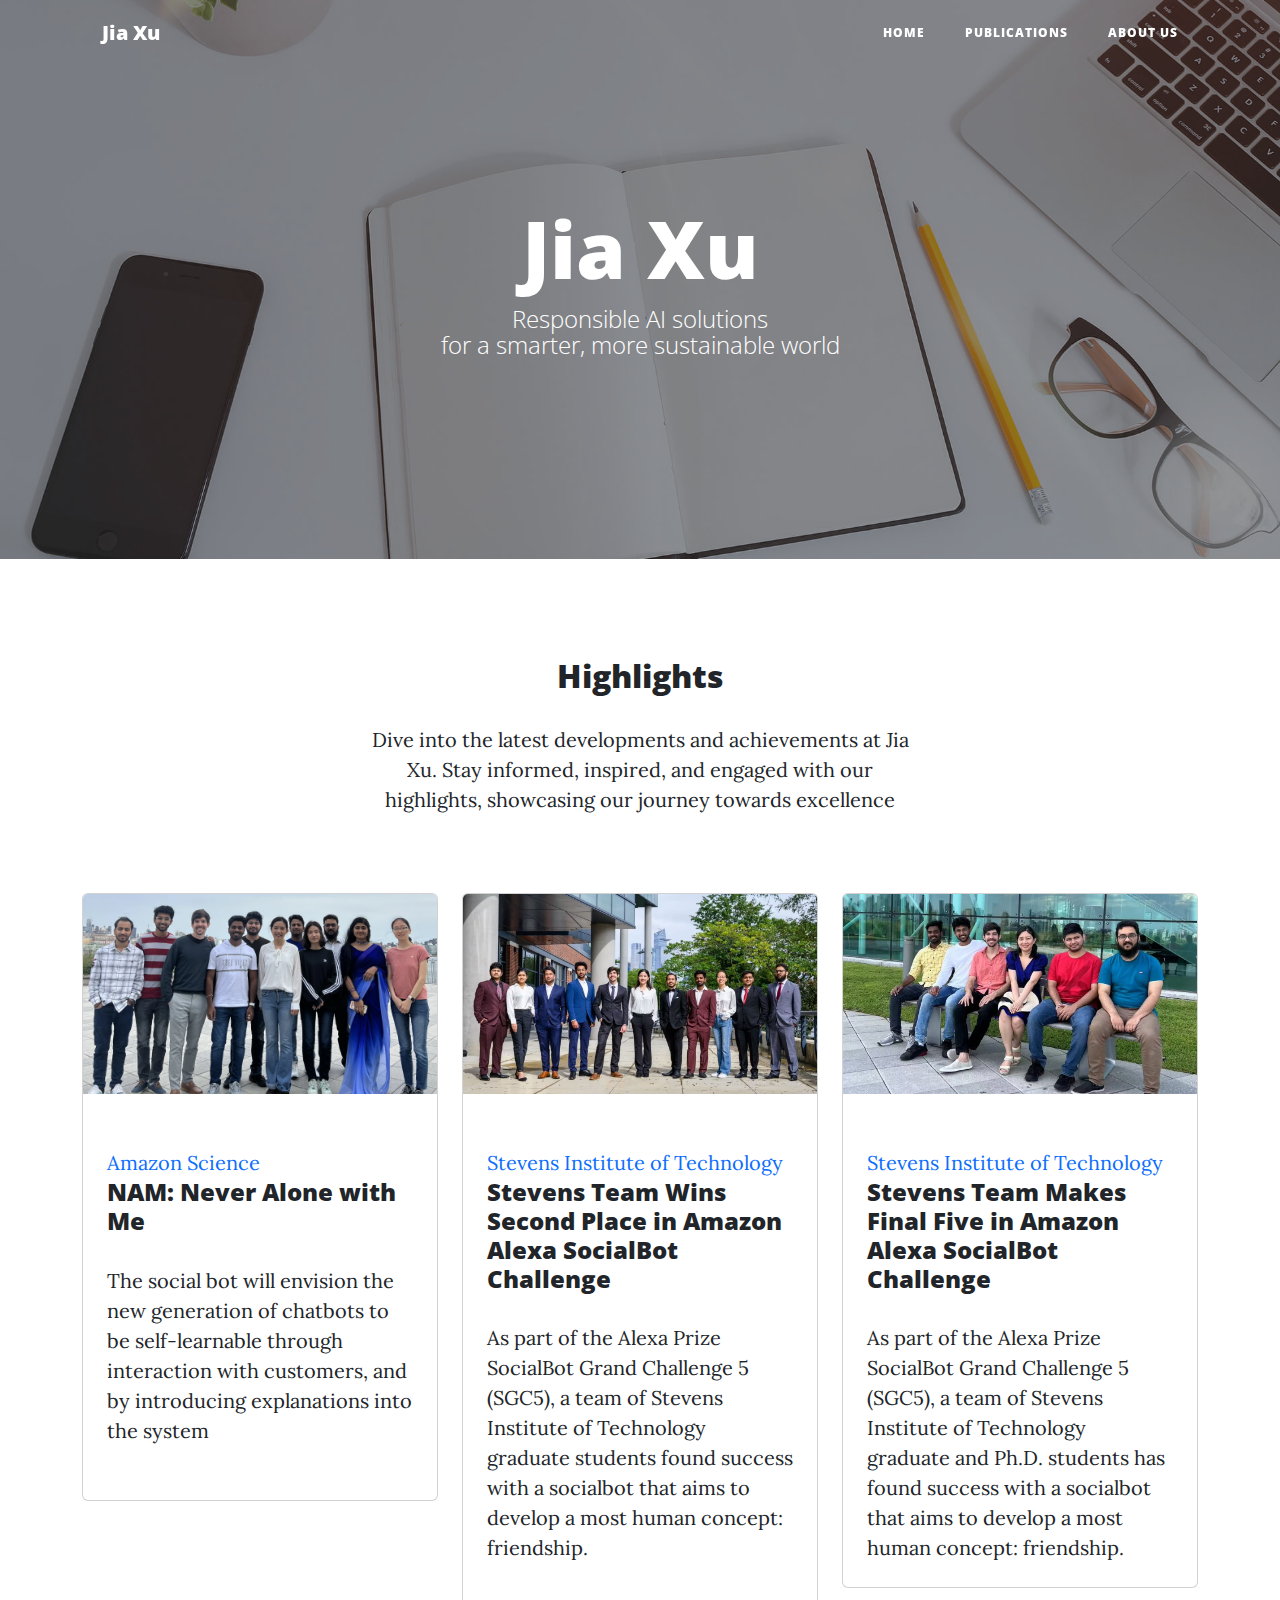
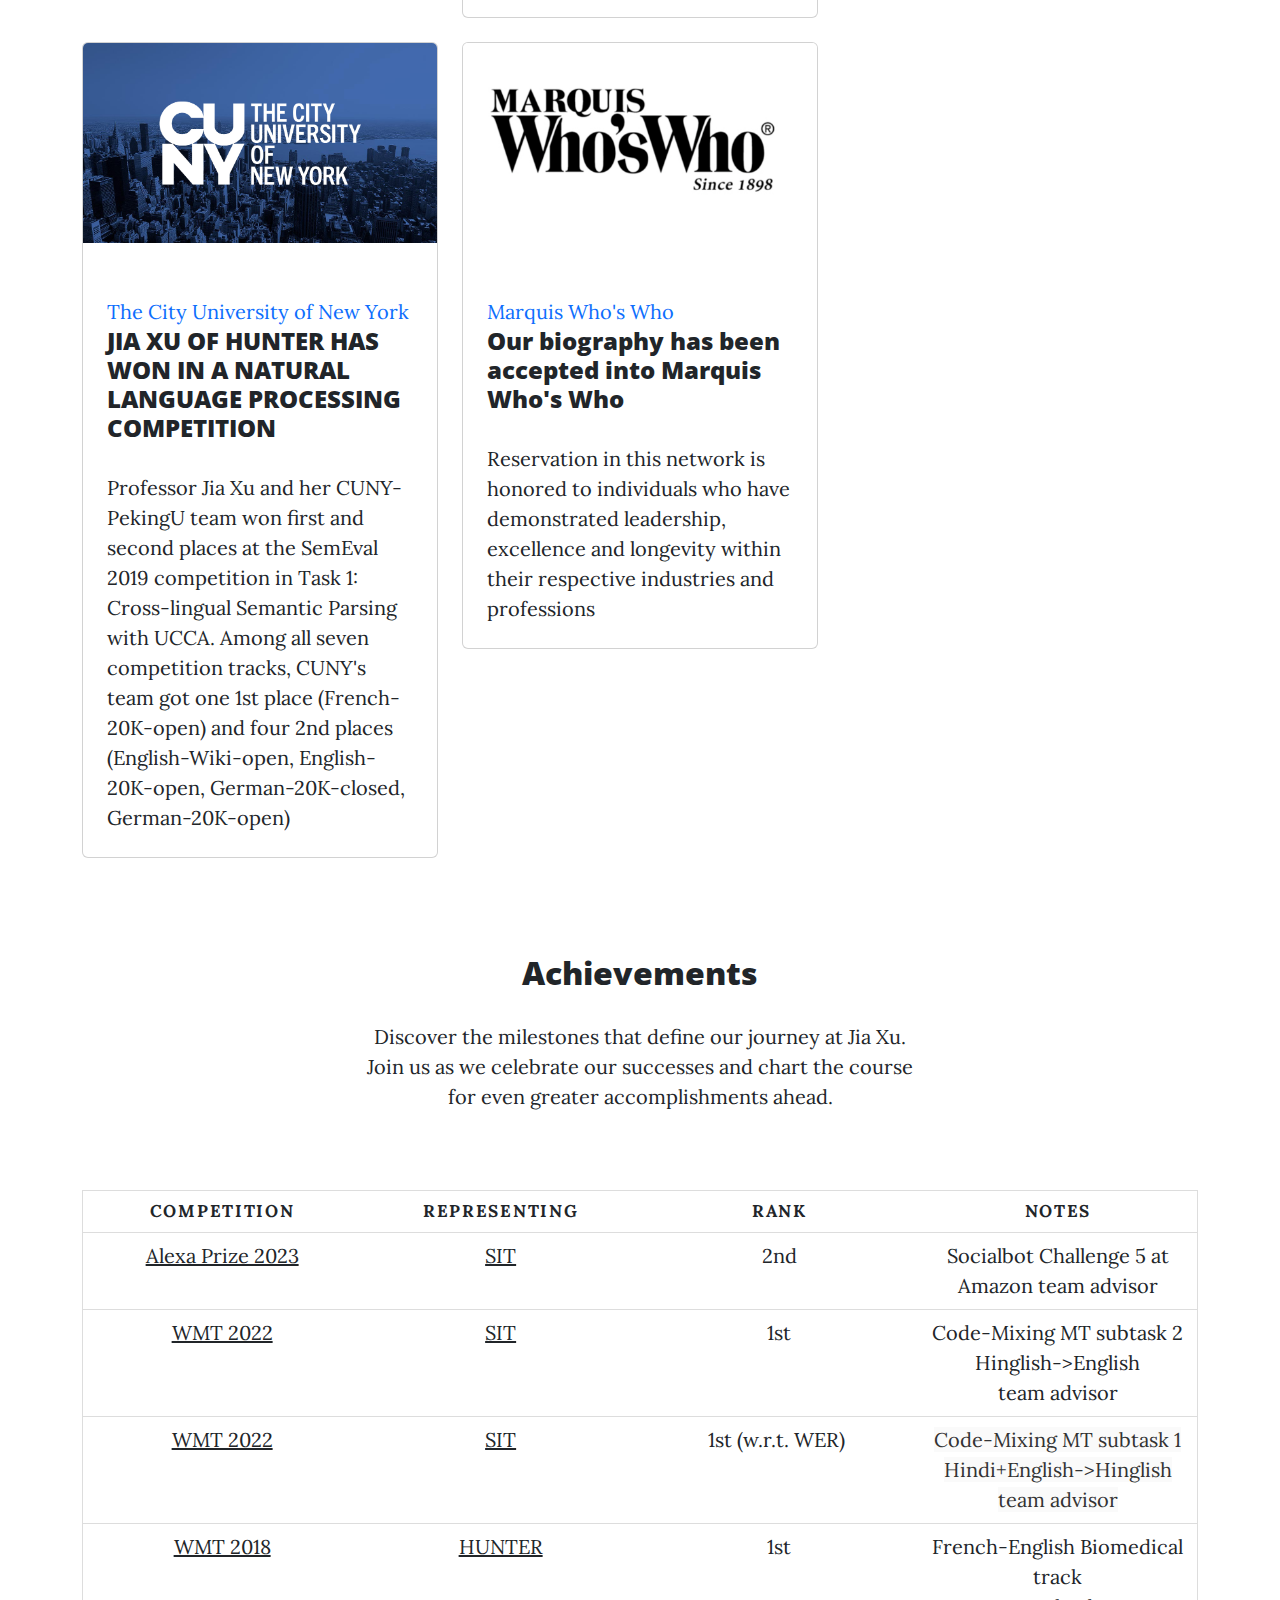
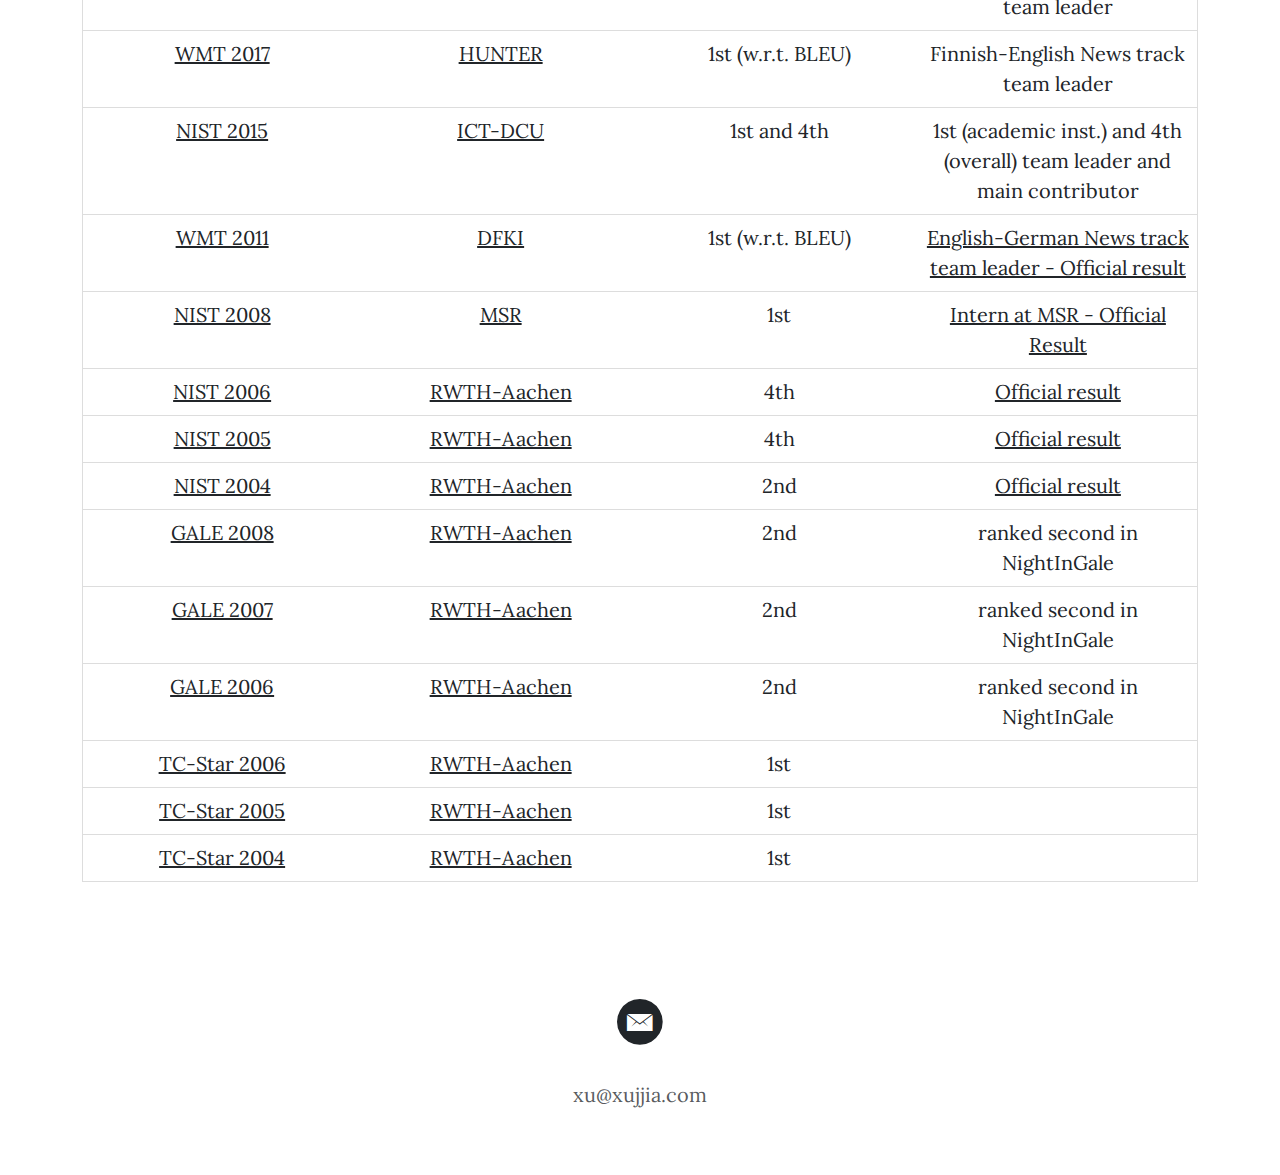
<file: index.html>
<!DOCTYPE html>
<html data-bs-theme="light" lang="en">

<head>
    <meta charset="utf-8">
    <meta name="viewport" content="width=device-width, initial-scale=1.0, shrink-to-fit=no">
    <title>Home - Brand</title>
    <link rel="stylesheet" href="assets/bootstrap/css/bootstrap.min.css">
    <link rel="stylesheet" href="https://fonts.googleapis.com/css?family=Open+Sans:300italic,400italic,600italic,700italic,800italic,400,300,600,700,800&amp;display=swap">
    <link rel="stylesheet" href="https://fonts.googleapis.com/css?family=Lora:400,700,400italic,700italic&amp;display=swap">
    <link rel="stylesheet" href="assets/fonts/font-awesome.min.css">
    <link rel="stylesheet" href="assets/fonts/ionicons.min.css">
    <link rel="stylesheet" href="assets/css/Articles-Cards-images.css">
    <link rel="stylesheet" href="assets/css/Button-Outlines---Pretty.css">
    <link rel="stylesheet" href="assets/css/Fully-responsive-table.css">
    <link rel="stylesheet" href="assets/css/hyperlink.css">
</head>

<body>
    <nav class="navbar navbar-expand-lg fixed-top navbar-light" id="mainNav">
        <div class="container"><a class="navbar-brand" href="index.html">Jia Xu</a><button data-bs-toggle="collapse" data-bs-target="#navbarResponsive" class="navbar-toggler" aria-controls="navbarResponsive" aria-expanded="false" aria-label="Toggle navigation"><i class="fa fa-bars"></i></button>
            <div class="collapse navbar-collapse" id="navbarResponsive">
                <ul class="navbar-nav ms-auto">
                    <li class="nav-item"><a class="nav-link" href="index.html">Home</a></li>
                    <li class="nav-item"><a class="nav-link" href="publications.html">publications</a></li>
                    <li class="nav-item"><a class="nav-link" href="aboutus.html">about us</a></li>
                </ul>
            </div>
        </div>
    </nav>
    <header class="masthead" style="background-image:url('assets/img/home-bg.jpg');">
        <div class="overlay"></div>
        <div class="container">
            <div class="row">
                <div class="col-md-10 col-lg-8 mx-auto position-relative">
                    <div class="site-heading">
                        <h1>Jia Xu</h1><span class="subheading">Responsible AI solutions<br>for a smarter, more sustainable world</span>
                    </div>
                </div>
            </div>
        </div>
    </header>
    <div class="container py-4 py-xl-5">
        <div class="row mb-5">
            <div class="col-md-8 col-xl-6 text-center mx-auto">
                <h2><strong>Highlights</strong></h2>
                <p class="w-lg-50">Dive into the latest developments and achievements at Jia Xu. Stay informed, inspired, and engaged with our highlights, showcasing our journey towards excellence</p>
            </div>
        </div>
        <div class="row gy-4 row-cols-1 row-cols-md-2 row-cols-xl-3">
            <div class="col">
                <div class="card" style="cursor: pointer;" onclick="window.open(&#39;https://www.amazon.science/alexa-prize/teams/nam-2022&#39;, &#39;_newtab&#39;);"><img class="card-img-top w-100 d-block fit-cover" style="height: 200px;" src="assets/img/clipboard-image-3.png">
                    <div class="card-body p-4">
                        <p class="text-primary card-text mb-0">Amazon Science</p>
                        <h4 class="card-title"><strong>NAM: Never Alone with Me</strong></h4>
                        <p class="card-text">The social bot will envision the new generation of chatbots to be self-learnable through interaction with customers, and by introducing explanations into the system</p>
                        <div class="d-flex">
                            <div></div>
                        </div>
                    </div>
                </div><a href="#"></a>
            </div>
            <div class="col">
                <div class="card" style="cursor: pointer;" onclick="window.open(&#39;https://www.stevens.edu/news/stevens-team-wins-second-place-in-amazon-alexa-socialbot-challenge&#39;, &#39;_newtab&#39;);"><img class="card-img-top w-100 d-block fit-cover" style="height: 200px;" src="assets/img/clipboard-image-1.png">
                    <div class="card-body p-4">
                        <p class="text-primary card-text mb-0">Stevens Institute of Technology</p>
                        <h4 class="card-title"><strong>Stevens Team Wins Second Place in Amazon Alexa SocialBot Challenge</strong></h4>
                        <p class="card-text">As part of the Alexa Prize SocialBot Grand Challenge 5 (SGC5), a team of Stevens Institute of Technology graduate students found success with a socialbot that aims to develop a most human concept: friendship.</p>
                        <div class="d-flex"></div>
                    </div>
                </div>
            </div>
            <div class="col">
                <div class="card" style="cursor: pointer;" onclick="window.open(&#39;https://www.stevens.edu/news/stevens-team-makes-final-five-in-amazon-alexa-socialbot-challenge&#39;, &#39;_newtab&#39;);"><img class="card-img-top w-100 d-block fit-cover" style="height: 200px;" src="assets/img/clipboard-image-2.png">
                    <div class="card-body p-4">
                        <p class="text-primary card-text mb-0">Stevens Institute of Technology</p>
                        <h4 class="card-title"><strong>Stevens Team Makes Final Five in Amazon Alexa SocialBot Challenge</strong></h4>
                        <p class="card-text">As part of the Alexa Prize SocialBot Grand Challenge 5 (SGC5), a team of Stevens Institute of Technology graduate and Ph.D. students has found success with a socialbot that aims to develop a most human concept: friendship.</p>
                    </div>
                </div>
            </div>
            <div class="col-xxl-4">
                <div class="card" style="cursor: pointer;" onclick="window.open(&#39;https://www.gc.cuny.edu/news/jia-xu-hunter-has-won-natural-language-processing-competition&#39;, &#39;_newtab&#39;);"><img class="card-img-top w-100 d-block fit-cover" style="height: 200px;" src="assets/img/clipboard-image-4.png">
                    <div class="card-body p-4">
                        <p class="text-primary card-text mb-0">The City University of New York</p>
                        <h4 class="card-title"><strong>JIA XU OF HUNTER HAS WON IN A NATURAL LANGUAGE PROCESSING COMPETITION</strong></h4>
                        <p class="card-text">Professor Jia Xu and her CUNY-PekingU team won first and second places at the SemEval 2019 competition in Task 1: Cross-lingual Semantic Parsing with UCCA. Among all seven competition tracks, CUNY's team got one 1st place (French-20K-open) and four 2nd places (English-Wiki-open, English-20K-open, German-20K-closed, German-20K-open)</p>
                    </div>
                </div>
            </div>
            <div class="col-xxl-4" style="cursor: pointer;" onclick="window.open(&#39;https://marquiswhoswho.com/&#39;, &#39;_newtab&#39;);">
                <div class="card" style="cursor: pointer;" onclick="window.open(&#39;https://www.gc.cuny.edu/news/jia-xu-hunter-has-won-natural-language-processing-competition&#39;, &#39;_newtab&#39;);"><img class="card-img-top w-100 d-block fit-cover" style="height: 200px;" src="assets/img/clipboard-image-5.png">
                    <div class="card-body p-4">
                        <p class="text-primary card-text mb-0">Marquis Who's Who</p>
                        <h4 class="card-title"><strong>Our biography has been accepted into Marquis Who's Who</strong></h4>
                        <p class="card-text">Reservation in this network is honored to individuals who have demonstrated leadership, excellence and longevity within their respective industries and professions</p>
                    </div>
                </div>
            </div>
        </div>
    </div>
    <div class="container py-4 py-xl-5">
        <div class="row mb-5">
            <div class="col-md-8 col-xl-6 text-center mx-auto">
                <h2><strong>Achievements</strong></h2>
                <p class="w-lg-50">Discover the milestones that define our journey at Jia Xu. Join us as we celebrate our successes and chart the course for even greater accomplishments ahead.</p>
            </div>
        </div>
        <div class="table-responsive">
            <table class="table">
                <thead>
                    <tr>
                        <th scope="col">Competition</th>
                        <th scope="col">Representing</th>
                        <th scope="col">Rank</th>
                        <th>Notes</th>
                    </tr>
                </thead>
                <tbody>
                    <tr>
                        <td class="link-text" data-label="Attributes" scope="row" onclick="window.open(&#39;https://www.amazon.science/alexa-prize&#39;, &#39;_newtab&#39;);" style="cursor: pointer;">Alexa Prize 2023</td>
                        <td class="link-text" data-label="Attributes" scope="row" onclick="window.open(&#39;https://www.stevens.edu/schaefer-school-engineering-science/departments/computer-science&#39;, &#39;_newtab&#39;);" style="cursor:pointer">SIT</td>
                        <td data-label="Simulated Case">2nd</td>
                        <td>Socialbot Challenge 5 at Amazon&nbsp;team advisor</td>
                    </tr>
                    <tr>
                        <td class="link-text" data-label="Attributes" scope="row" onclick="window.open(&#39;https://www.statmt.org/wmt22/&#39;, &#39;_newtab&#39;);" style="cursor:pointer">WMT 2022</td>
                        <td class="link-text" data-label="Attributes" scope="row" onclick="window.open(&#39;https://www.stevens.edu/schaefer-school-engineering-science/departments/computer-science&#39;, &#39;_newtab&#39;);" style="cursor:pointer">SIT</td>
                        <td data-label="Simulated Case">1st</td>
                        <td>Code-Mixing MT subtask 2 Hinglish-&gt;English<br>team advisor</td>
                    </tr>
                    <tr>
                        <td class="link-text" data-label="Attributes" scope="row" onclick="window.open(&#39;https://www.statmt.org/wmt22/&#39;, &#39;_newtab&#39;);" style="cursor:pointer">WMT 2022</td>
                        <td class="link-text" data-label="Attributes" scope="row" onclick="window.open(&#39;https://www.stevens.edu/schaefer-school-engineering-science/departments/computer-science&#39;, &#39;_newtab&#39;);" style="cursor:pointer">SIT</td>
                        <td>1st (w.r.t. WER)&nbsp;</td>
                        <td><span style="color: rgb(51, 51, 51); background-color: rgb(250, 250, 250);">Code-Mixing MT subtask 1 Hindi+English-&gt;Hinglish</span><br><span style="color: rgb(51, 51, 51); background-color: rgb(250, 250, 250);">team advisor</span></td>
                    </tr>
                    <tr>
                        <td class="link-text" data-label="Attributes" scope="row" onclick="window.open(&#39;https://www.statmt.org/wmt18/&#39;, &#39;_newtab&#39;);" style="cursor:pointer">WMT 2018</td>
                        <td class="link-text" data-label="Attributes" scope="row" onclick="window.open(&#39;http://www.hunter.cuny.edu/&#39;, &#39;_newtab&#39;);" style="cursor:pointer">HUNTER</td>
                        <td>1st</td>
                        <td>French-English Biomedical track<br>team leader</td>
                    </tr>
                    <tr>
                        <td class="link-text" data-label="Attributes" scope="row" onclick="window.open(&#39;https://www.statmt.org/wmt17/&#39;, &#39;_newtab&#39;);" style="cursor:pointer">WMT 2017</td>
                        <td class="link-text" data-label="Attributes" scope="row" onclick="window.open(&#39;http://www.hunter.cuny.edu/&#39;, &#39;_newtab&#39;);" style="cursor:pointer">HUNTER</td>
                        <td>1st (w.r.t. BLEU)</td>
                        <td>Finnish-English News track<br>team leader</td>
                    </tr>
                    <tr>
                        <td class="link-text" data-label="Attributes" scope="row" onclick="window.open(&#39;http://www.nist.gov/itl/iad/mig/openmt15.cfm&#39;, &#39;_newtab&#39;);" style="cursor:pointer">NIST 2015</td>
                        <td class="link-text" data-label="Attributes" scope="row" onclick="window.open(&#39;http://www.ict.ac.cn/&#39;, &#39;_newtab&#39;);" style="cursor:pointer">ICT-DCU</td>
                        <td>1st and 4th</td>
                        <td>1st (academic inst.) and 4th (overall) team leader and main contributor</td>
                    </tr>
                    <tr>
                        <td class="link-text" data-label="Attributes" scope="row" onclick="window.open(&#39;https://www.statmt.org/wmt11/&#39;, &#39;_newtab&#39;);" style="cursor:pointer">WMT 2011</td>
                        <td class="link-text" data-label="Attributes" scope="row" onclick="window.open(&#39;http://www.dfki.de/&#39;, &#39;_newtab&#39;);" style="cursor:pointer">DFKI</td>
                        <td>1st (w.r.t. BLEU)</td>
                        <td class="link-text" data-label="Attributes" scope="row" onclick="window.open(&#39;http://www.itl.nist.gov/iad/mig/tests/mt/2005/doc/mt05eval_official_results_release_20050801_v3.html&#39;, &#39;_newtab&#39;);" style="cursor:pointer">English-German News track team leader - Official result</td>
                    </tr>
                    <tr>
                        <td class="link-text" data-label="Attributes" scope="row" onclick="window.open(&#39;http://www.itl.nist.gov/iad/mig/tests/mt/2008/&#39;, &#39;_newtab&#39;);" style="cursor:pointer">NIST 2008</td>
                        <td class="link-text" data-label="Attributes" scope="row" onclick="window.open(&#39;http://www-i6.informatik.rwth-aachen.de/&#39;, &#39;_newtab&#39;);" style="cursor:pointer">MSR</td>
                        <td>1st</td>
                        <td class="link-text" data-label="Attributes" scope="row" onclick="window.open(&#39;http://www.itl.nist.gov/iad/mig/tests/mt/2008/doc/mt08_official_results_v0.html&#39;, &#39;_newtab&#39;);" style="cursor:pointer">Intern at MSR - Official Result</td>
                    </tr>
                    <tr>
                        <td class="link-text" data-label="Attributes" scope="row" onclick="window.open(&#39;http://www.itl.nist.gov/iad/mig/tests/mt/2006/&#39;, &#39;_newtab&#39;);" style="cursor:pointer">NIST 2006</td>
                        <td class="link-text" data-label="Attributes" scope="row" onclick="window.open(&#39;http://www-i6.informatik.rwth-aachen.de/&#39;, &#39;_newtab&#39;);" style="cursor:pointer">RWTH-Aachen</td>
                        <td>4th</td>
                        <td class="link-text" data-label="Attributes" scope="row" onclick="window.open(&#39;http://www.itl.nist.gov/iad/mig/tests/mt/2006/doc/mt06eval_official_results.html&#39;, &#39;_newtab&#39;);" style="cursor:pointer">Official result</td>
                    </tr>
                    <tr>
                        <td class="link-text" data-label="Attributes" scope="row" onclick="window.open(&#39;http://www.itl.nist.gov/iad/mig/tests/mt/2006/&#39;, &#39;_newtab&#39;);" style="cursor:pointer">NIST 2005</td>
                        <td class="link-text" data-label="Attributes" scope="row" onclick="window.open(&#39;http://www-i6.informatik.rwth-aachen.de/&#39;, &#39;_newtab&#39;);" style="cursor:pointer">RWTH-Aachen</td>
                        <td>4th</td>
                        <td class="link-text" data-label="Attributes" scope="row" onclick="window.open(&#39;http://www.itl.nist.gov/iad/mig/tests/mt/2005/doc/mt05eval_official_results_release_20050801_v3.html&#39;, &#39;_newtab&#39;);" style="cursor:pointer">Official result</td>
                    </tr>
                    <tr>
                        <td class="link-text" data-label="Attributes" scope="row" onclick="window.open(&#39;http://www.itl.nist.gov/iad/mig/tests/mt/2006/&#39;, &#39;_newtab&#39;);" style="cursor:pointer">NIST 2004</td>
                        <td class="link-text" data-label="Attributes" scope="row" onclick="window.open(&#39;http://www-i6.informatik.rwth-aachen.de/&#39;, &#39;_newtab&#39;);" style="cursor:pointer">RWTH-Aachen</td>
                        <td>2nd</td>
                        <td class="link-text" data-label="Attributes" scope="row" onclick="window.open(&#39;http://www.itl.nist.gov/iad/mig/tests/mt/2005/doc/mt05eval_official_results_release_20050801_v3.html&#39;, &#39;_newtab&#39;);" style="cursor:pointer">Official result</td>
                    </tr>
                    <tr>
                        <td class="link-text" data-label="Attributes" scope="row" onclick="window.open(&#39;http://www.itl.nist.gov/iad/mig/tests/GALE/2008/&#39;, &#39;_newtab&#39;);" style="cursor:pointer">GALE 2008</td>
                        <td class="link-text" data-label="Attributes" scope="row" onclick="window.open(&#39;http://www-i6.informatik.rwth-aachen.de/&#39;, &#39;_newtab&#39;);" style="cursor:pointer">RWTH-Aachen</td>
                        <td>2nd</td>
                        <td>ranked second in NightInGale</td>
                    </tr>
                    <tr>
                        <td class="link-text" data-label="Attributes" scope="row" onclick="window.open(&#39;http://www.itl.nist.gov/iad/mig/tests/GALE/2008/&#39;, &#39;_newtab&#39;);" style="cursor:pointer">GALE 2007</td>
                        <td class="link-text" data-label="Attributes" scope="row" onclick="window.open(&#39;http://www-i6.informatik.rwth-aachen.de/&#39;, &#39;_newtab&#39;);" style="cursor:pointer">RWTH-Aachen</td>
                        <td>2nd</td>
                        <td>ranked second in NightInGale</td>
                    </tr>
                    <tr>
                        <td class="link-text" data-label="Attributes" scope="row" onclick="window.open(&#39;http://www.itl.nist.gov/iad/mig/tests/GALE/2008/&#39;, &#39;_newtab&#39;);" style="cursor:pointer">GALE 2006</td>
                        <td class="link-text" data-label="Attributes" scope="row" onclick="window.open(&#39;http://www-i6.informatik.rwth-aachen.de/&#39;, &#39;_newtab&#39;);" style="cursor:pointer">RWTH-Aachen</td>
                        <td>2nd</td>
                        <td>ranked second in NightInGale</td>
                    </tr>
                    <tr>
                        <td class="link-text" data-label="Attributes" scope="row" onclick="window.open(&#39;http://tcstar.org/&#39;, &#39;_newtab&#39;);" style="cursor:pointer">TC-Star 2006</td>
                        <td class="link-text" data-label="Attributes" scope="row" onclick="window.open(&#39;http://www-i6.informatik.rwth-aachen.de/&#39;, &#39;_newtab&#39;);" style="cursor:pointer">RWTH-Aachen</td>
                        <td>1st</td>
                        <td></td>
                    </tr>
                    <tr>
                        <td class="link-text" data-label="Attributes" scope="row" onclick="window.open(&#39;http://tcstar.org/&#39;, &#39;_newtab&#39;);" style="cursor:pointer">TC-Star 2005</td>
                        <td class="link-text" data-label="Attributes" scope="row" onclick="window.open(&#39;&#39;, &#39;_newtab&#39;);" style="cursor:pointer">RWTH-Aachen</td>
                        <td>1st</td>
                        <td></td>
                    </tr>
                    <tr>
                        <td class="link-text" data-label="Attributes" scope="row" onclick="window.open(&#39;http://tcstar.org/&#39;, &#39;_newtab&#39;);" style="cursor:pointer">TC-Star 2004</td>
                        <td class="link-text" data-label="Attributes" scope="row" onclick="window.open(&#39;http://www-i6.informatik.rwth-aachen.de/&#39;, &#39;_newtab&#39;);" style="cursor:pointer">RWTH-Aachen</td>
                        <td>1st</td>
                        <td></td>
                    </tr>
                </tbody>
            </table>
        </div>
    </div>
    <footer>
        <div class="container">
            <div class="row">
                <div class="col-md-10 col-lg-8 mx-auto">
                    <ul class="list-inline text-center">
                        <li class="list-inline-item"></li>
                        <li class="list-inline-item"><span class="fa-stack fa-lg"><i class="fa fa-circle fa-stack-2x"></i><i class="icon ion-ios-email fa-stack-1x fa-inverse" style="cursor: pointer;font-size: 34px;" onclick="window.open(&#39;mailto:xu@xujjia.com&#39;, &#39;_newtab&#39;);"></i></span></li>
                        <li class="list-inline-item"></li>
                    </ul>
                    <p class="text-muted copyright" style="cursor:pointer; font-size: 20px;" onclick="window.open(&#39;mailto:xu@xujjia.com&#39;, &#39;_newtab&#39;);">xu@xujjia.com</p>
                </div>
            </div>
        </div>
    </footer>
    <script src="assets/bootstrap/js/bootstrap.min.js"></script>
    <script src="assets/js/clean-blog.js"></script>
</body>

</html>
</file>
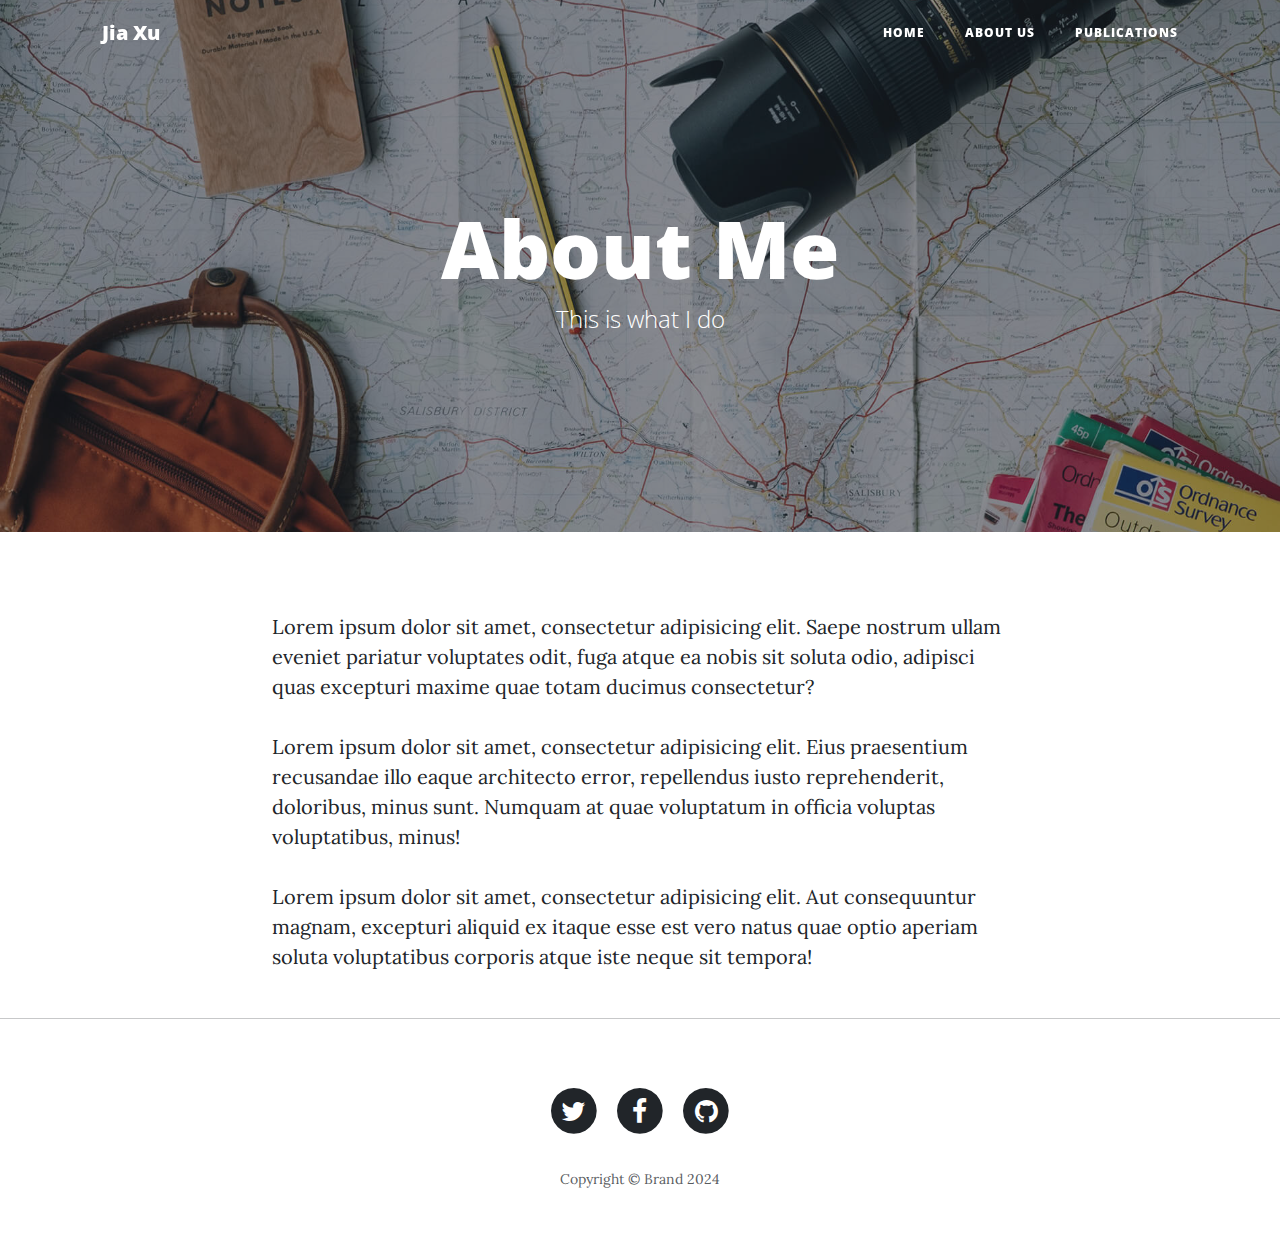
<file: about.html>
<!DOCTYPE html>
<html data-bs-theme="light" lang="en">

<head>
    <meta charset="utf-8">
    <meta name="viewport" content="width=device-width, initial-scale=1.0, shrink-to-fit=no">
    <title>About us - Brand</title>
    <link rel="stylesheet" href="assets/bootstrap/css/bootstrap.min.css">
    <link rel="stylesheet" href="https://fonts.googleapis.com/css?family=Open+Sans:300italic,400italic,600italic,700italic,800italic,400,300,600,700,800&amp;display=swap">
    <link rel="stylesheet" href="https://fonts.googleapis.com/css?family=Lora:400,700,400italic,700italic&amp;display=swap">
    <link rel="stylesheet" href="assets/fonts/font-awesome.min.css">
    <link rel="stylesheet" href="assets/css/Articles-Cards-images.css">
    <link rel="stylesheet" href="assets/css/Fully-responsive-table.css">
    <link rel="stylesheet" href="assets/css/hyperlink.css">
</head>

<body>
    <nav class="navbar navbar-expand-lg fixed-top navbar-light" id="mainNav">
        <div class="container"><a class="navbar-brand" href="index.html">Jia Xu</a><button data-bs-toggle="collapse" data-bs-target="#navbarResponsive" class="navbar-toggler" aria-controls="navbarResponsive" aria-expanded="false" aria-label="Toggle navigation"><i class="fa fa-bars"></i></button>
            <div class="collapse navbar-collapse" id="navbarResponsive">
                <ul class="navbar-nav ms-auto">
                    <li class="nav-item"><a class="nav-link" href="index.html">Home</a></li>
                    <li class="nav-item"><a class="nav-link" href="about.html">About us</a></li>
                    <li class="nav-item"><a class="nav-link" href="contact.html">Publications</a></li>
                </ul>
            </div>
        </div>
    </nav>
    <header class="masthead" style="background-image:url('assets/img/about-bg.jpg');">
        <div class="overlay"></div>
        <div class="container">
            <div class="row">
                <div class="col-md-10 col-lg-8 mx-auto position-relative">
                    <div class="site-heading">
                        <h1>About Me</h1><span class="subheading">This is what I do</span>
                    </div>
                </div>
            </div>
        </div>
    </header>
    <div class="container">
        <div class="row">
            <div class="col-md-10 col-lg-8 mx-auto">
                <p>Lorem ipsum dolor sit amet, consectetur adipisicing elit. Saepe nostrum ullam eveniet pariatur voluptates odit, fuga atque ea nobis sit soluta odio, adipisci quas excepturi maxime quae totam ducimus consectetur?</p>
                <p>Lorem ipsum dolor sit amet, consectetur adipisicing elit. Eius praesentium recusandae illo eaque architecto error, repellendus iusto reprehenderit, doloribus, minus sunt. Numquam at quae voluptatum in officia voluptas voluptatibus, minus!</p>
                <p>Lorem ipsum dolor sit amet, consectetur adipisicing elit. Aut consequuntur magnam, excepturi aliquid ex itaque esse est vero natus quae optio aperiam soluta voluptatibus corporis atque iste neque sit tempora!</p>
            </div>
        </div>
    </div>
    <hr>
    <footer>
        <div class="container">
            <div class="row">
                <div class="col-md-10 col-lg-8 mx-auto">
                    <ul class="list-inline text-center">
                        <li class="list-inline-item"><span class="fa-stack fa-lg"><i class="fa fa-circle fa-stack-2x"></i><i class="fa fa-twitter fa-stack-1x fa-inverse"></i></span></li>
                        <li class="list-inline-item"><span class="fa-stack fa-lg"><i class="fa fa-circle fa-stack-2x"></i><i class="fa fa-facebook fa-stack-1x fa-inverse"></i></span></li>
                        <li class="list-inline-item"><span class="fa-stack fa-lg"><i class="fa fa-circle fa-stack-2x"></i><i class="fa fa-github fa-stack-1x fa-inverse"></i></span></li>
                    </ul>
                    <p class="text-muted copyright">Copyright&nbsp;©&nbsp;Brand 2024</p>
                </div>
            </div>
        </div>
    </footer>
    <script src="assets/bootstrap/js/bootstrap.min.js"></script>
    <script src="assets/js/clean-blog.js"></script>
</body>

</html>
</file>
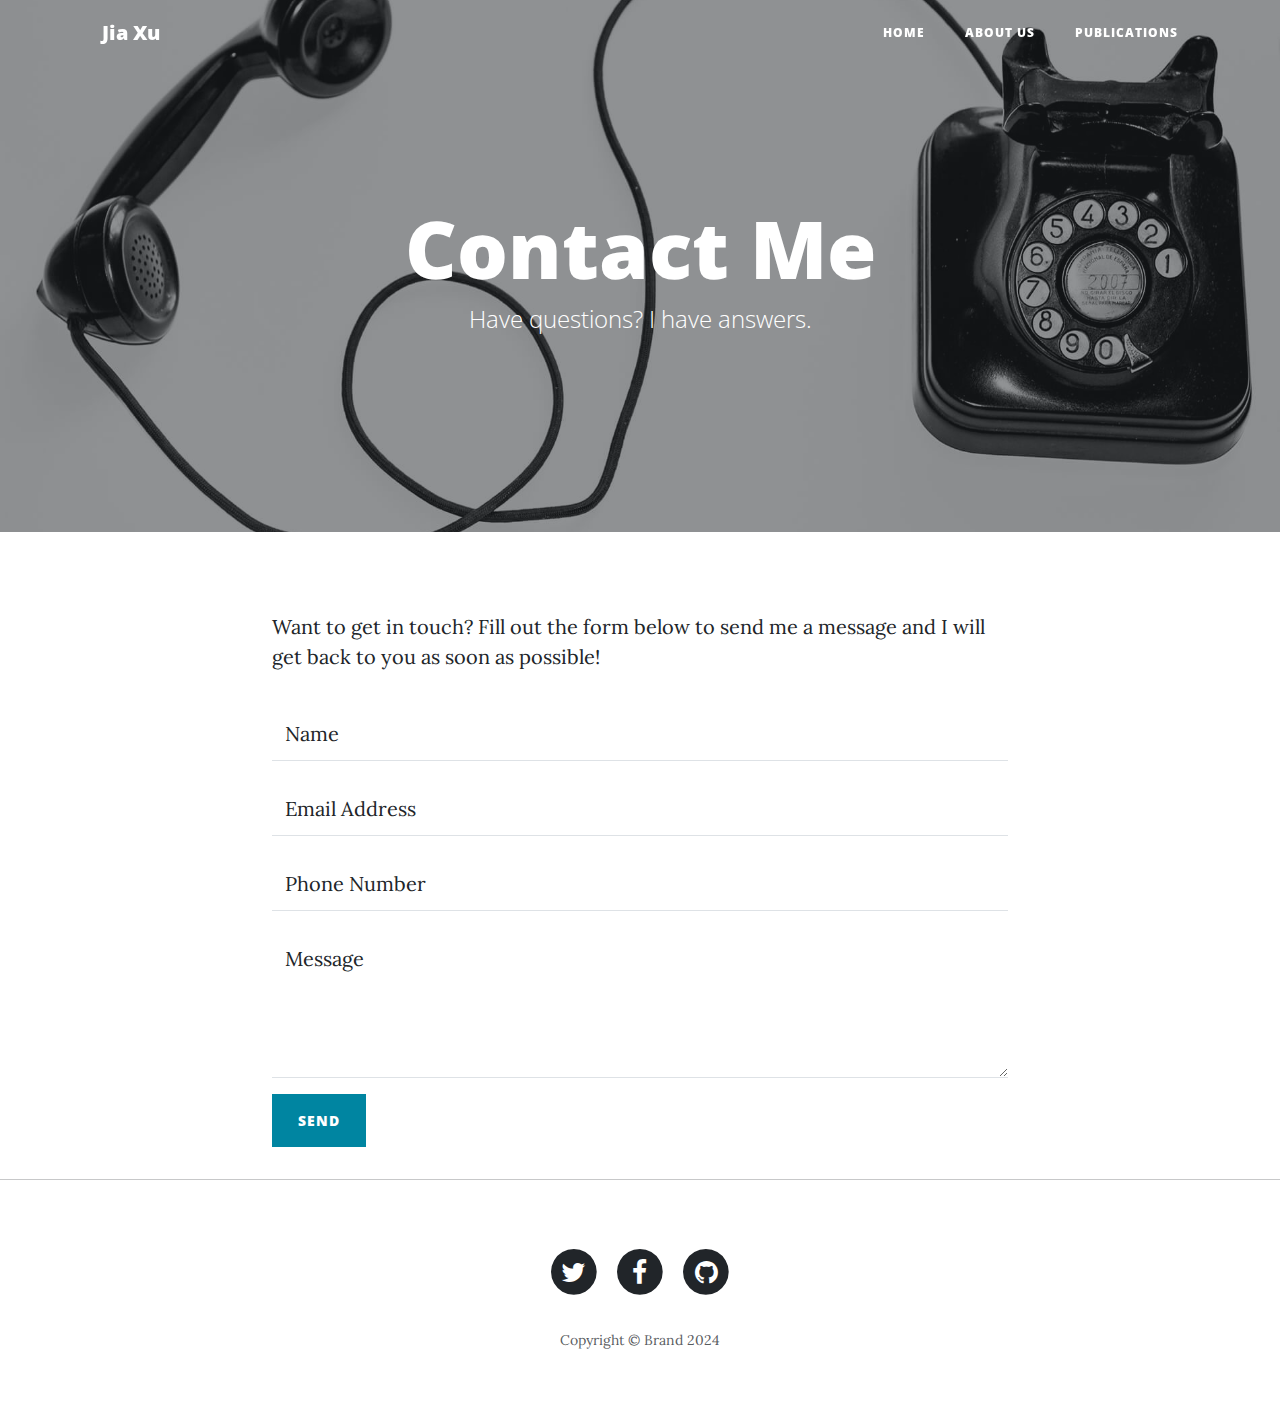
<file: contact.html>
<!DOCTYPE html>
<html data-bs-theme="light" lang="en">

<head>
    <meta charset="utf-8">
    <meta name="viewport" content="width=device-width, initial-scale=1.0, shrink-to-fit=no">
    <title>Contact us - Brand</title>
    <link rel="stylesheet" href="assets/bootstrap/css/bootstrap.min.css">
    <link rel="stylesheet" href="https://fonts.googleapis.com/css?family=Open+Sans:300italic,400italic,600italic,700italic,800italic,400,300,600,700,800&amp;display=swap">
    <link rel="stylesheet" href="https://fonts.googleapis.com/css?family=Lora:400,700,400italic,700italic&amp;display=swap">
    <link rel="stylesheet" href="assets/fonts/font-awesome.min.css">
    <link rel="stylesheet" href="assets/css/Articles-Cards-images.css">
    <link rel="stylesheet" href="assets/css/Fully-responsive-table.css">
    <link rel="stylesheet" href="assets/css/hyperlink.css">
</head>

<body>
    <nav class="navbar navbar-expand-lg fixed-top navbar-light" id="mainNav">
        <div class="container"><a class="navbar-brand" href="index.html">Jia Xu</a><button data-bs-toggle="collapse" data-bs-target="#navbarResponsive" class="navbar-toggler" aria-controls="navbarResponsive" aria-expanded="false" aria-label="Toggle navigation"><i class="fa fa-bars"></i></button>
            <div class="collapse navbar-collapse" id="navbarResponsive">
                <ul class="navbar-nav ms-auto">
                    <li class="nav-item"><a class="nav-link" href="index.html">Home</a></li>
                    <li class="nav-item"><a class="nav-link" href="about.html">About us</a></li>
                    <li class="nav-item"><a class="nav-link" href="contact.html">Publications</a></li>
                </ul>
            </div>
        </div>
    </nav>
    <header class="masthead" style="background-image:url('assets/img/contact-bg.jpg');">
        <div class="overlay"></div>
        <div class="container">
            <div class="row">
                <div class="col-md-10 col-lg-8 mx-auto position-relative">
                    <div class="site-heading">
                        <h1>Contact Me</h1><span class="subheading">Have questions? I have answers.</span>
                    </div>
                </div>
            </div>
        </div>
    </header>
    <div class="container">
        <div class="row">
            <div class="col-md-10 col-lg-8 mx-auto">
                <p>Want to get in touch? Fill out the form below to send me a message and I will get back to you as soon as possible!</p>
                <form id="contactForm" name="sentMessage">
                    <div class="control-group">
                        <div class="form-floating controls mb-3"><input class="form-control" type="text" id="name" required="" placeholder="Name"><label class="form-label" for="name">Name</label><small class="form-text text-danger help-block"></small></div>
                    </div>
                    <div class="control-group">
                        <div class="form-floating controls mb-3"><input class="form-control" type="email" id="email" required="" placeholder="Email Address"><label class="form-label">Email Address</label><small class="form-text text-danger help-block"></small></div>
                    </div>
                    <div class="control-group">
                        <div class="form-floating controls mb-3"><input class="form-control" type="tel" id="phone" required="" placeholder="Phone Number"><label class="form-label">Phone Number</label><small class="form-text text-danger help-block"></small></div>
                    </div>
                    <div class="control-group">
                        <div class="form-floating controls mb-3"><textarea class="form-control" id="message" data-validation-required-message="Please enter a message." required="" placeholder="Message" style="height: 150px;"></textarea><label class="form-label">Message</label><small class="form-text text-danger help-block"></small></div>
                    </div>
                    <div id="success"></div>
                    <div class="mb-3"><button class="btn btn-primary" id="sendMessageButton" type="submit">Send</button></div>
                </form>
            </div>
        </div>
    </div>
    <hr>
    <footer>
        <div class="container">
            <div class="row">
                <div class="col-md-10 col-lg-8 mx-auto">
                    <ul class="list-inline text-center">
                        <li class="list-inline-item"><span class="fa-stack fa-lg"><i class="fa fa-circle fa-stack-2x"></i><i class="fa fa-twitter fa-stack-1x fa-inverse"></i></span></li>
                        <li class="list-inline-item"><span class="fa-stack fa-lg"><i class="fa fa-circle fa-stack-2x"></i><i class="fa fa-facebook fa-stack-1x fa-inverse"></i></span></li>
                        <li class="list-inline-item"><span class="fa-stack fa-lg"><i class="fa fa-circle fa-stack-2x"></i><i class="fa fa-github fa-stack-1x fa-inverse"></i></span></li>
                    </ul>
                    <p class="text-muted copyright">Copyright&nbsp;©&nbsp;Brand 2024</p>
                </div>
            </div>
        </div>
    </footer>
    <script src="assets/bootstrap/js/bootstrap.min.js"></script>
    <script src="assets/js/clean-blog.js"></script>
</body>

</html>
</file>
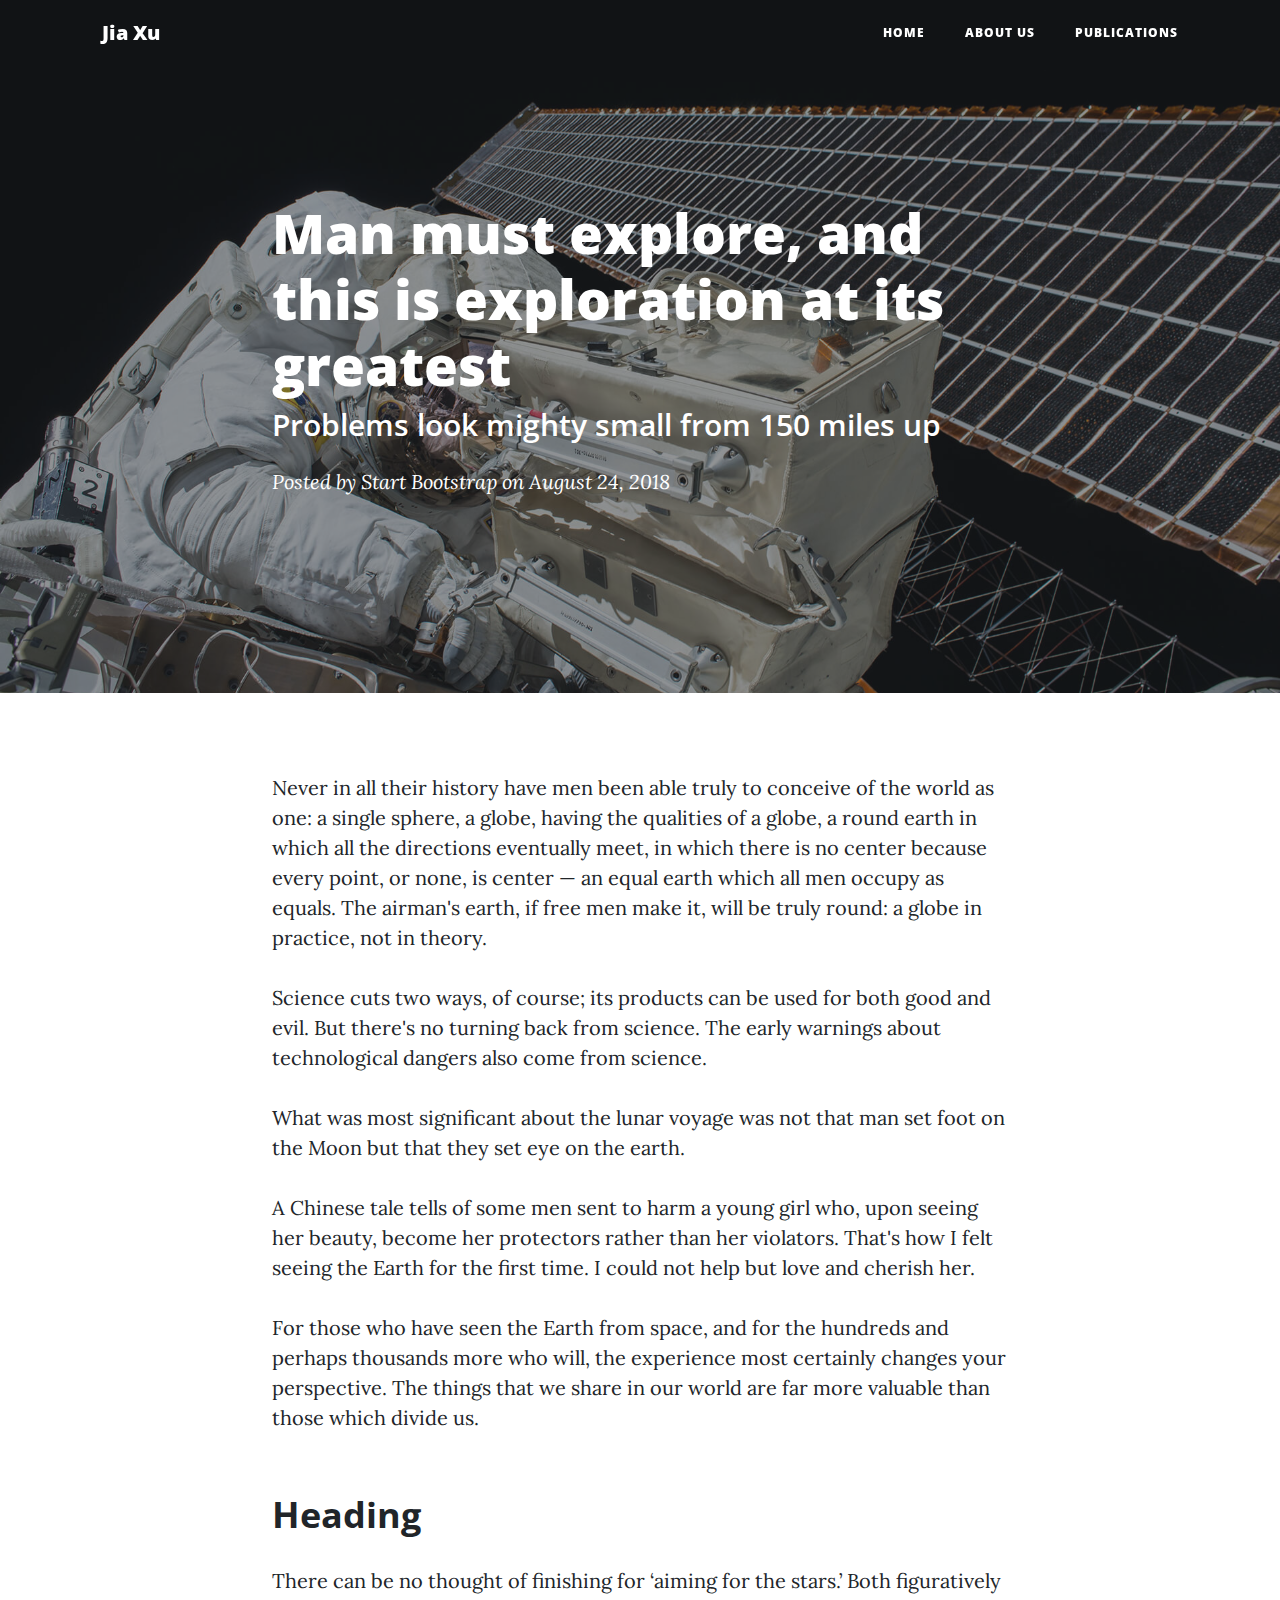
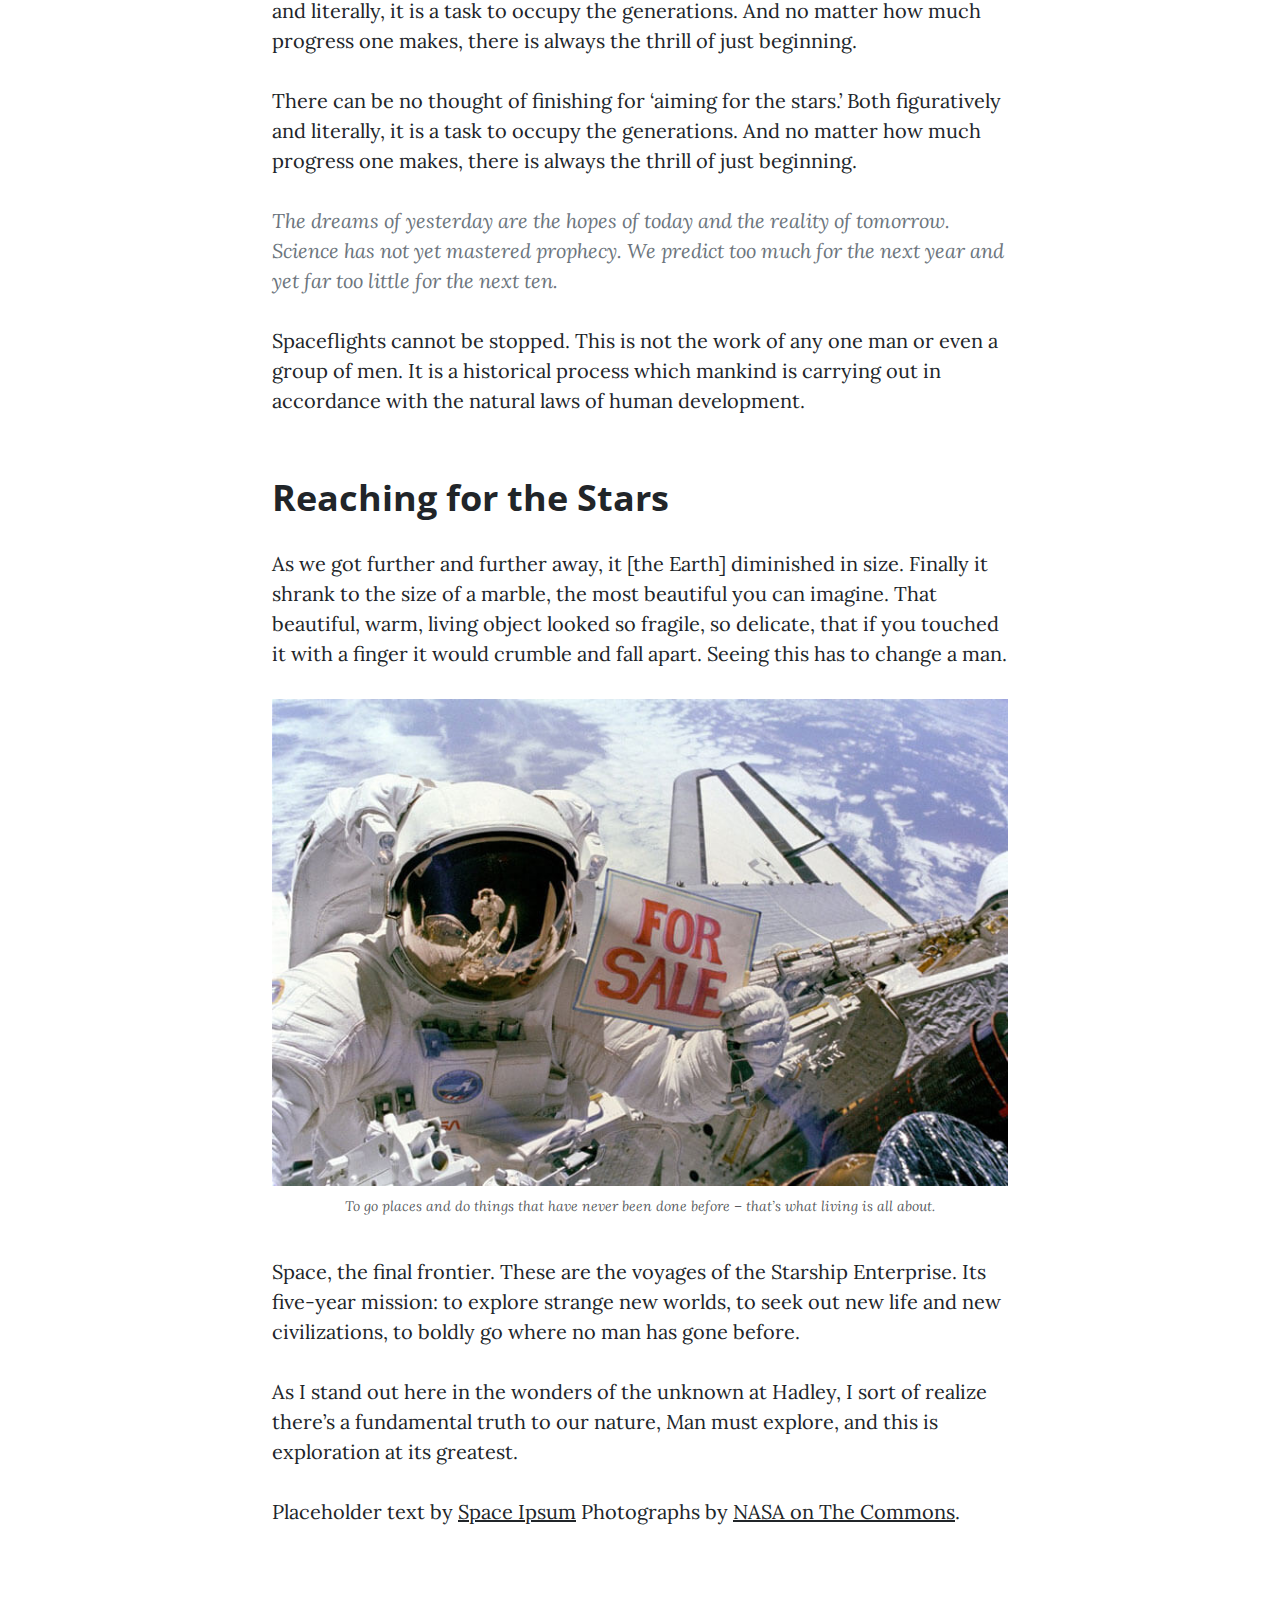
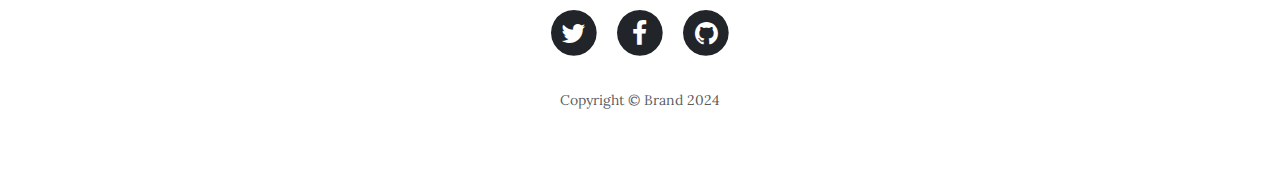
<file: post.html>
<!DOCTYPE html>
<html data-bs-theme="light" lang="en">

<head>
    <meta charset="utf-8">
    <meta name="viewport" content="width=device-width, initial-scale=1.0, shrink-to-fit=no">
    <title>Blog Post - Brand</title>
    <link rel="stylesheet" href="assets/bootstrap/css/bootstrap.min.css">
    <link rel="stylesheet" href="https://fonts.googleapis.com/css?family=Open+Sans:300italic,400italic,600italic,700italic,800italic,400,300,600,700,800&amp;display=swap">
    <link rel="stylesheet" href="https://fonts.googleapis.com/css?family=Lora:400,700,400italic,700italic&amp;display=swap">
    <link rel="stylesheet" href="assets/fonts/font-awesome.min.css">
    <link rel="stylesheet" href="assets/css/Articles-Cards-images.css">
    <link rel="stylesheet" href="assets/css/Fully-responsive-table.css">
    <link rel="stylesheet" href="assets/css/hyperlink.css">
</head>

<body>
    <nav class="navbar navbar-expand-lg fixed-top navbar-light" id="mainNav">
        <div class="container"><a class="navbar-brand" href="index.html">Jia Xu</a><button data-bs-toggle="collapse" data-bs-target="#navbarResponsive" class="navbar-toggler" aria-controls="navbarResponsive" aria-expanded="false" aria-label="Toggle navigation"><i class="fa fa-bars"></i></button>
            <div class="collapse navbar-collapse" id="navbarResponsive">
                <ul class="navbar-nav ms-auto">
                    <li class="nav-item"><a class="nav-link" href="index.html">Home</a></li>
                    <li class="nav-item"><a class="nav-link" href="about.html">About us</a></li>
                    <li class="nav-item"><a class="nav-link" href="contact.html">Publications</a></li>
                </ul>
            </div>
        </div>
    </nav>
    <header class="masthead" style="background-image:url('assets/img/post-bg.jpg');">
        <div class="overlay"></div>
        <div class="container">
            <div class="row">
                <div class="col-md-10 col-lg-8 mx-auto position-relative">
                    <div class="post-heading">
                        <h1>Man must explore, and this is exploration at its greatest</h1>
                        <h2 class="subheading">Problems look mighty small from 150 miles up</h2><span class="meta">Posted by&nbsp;<a href="#">Start Bootstrap</a>&nbsp;on August 24, 2018</span>
                    </div>
                </div>
            </div>
        </div>
    </header>
    <article>
        <div class="container">
            <div class="row">
                <div class="col-md-10 col-lg-8 mx-auto">
                    <p>Never in all their history have men been able truly to conceive of the world as one: a single sphere, a globe, having the qualities of a globe, a round earth in which all the directions eventually meet, in which there is no center because every point, or none, is center — an equal earth which all men occupy as equals. The airman's earth, if free men make it, will be truly round: a globe in practice, not in theory.</p>
                    <p>Science cuts two ways, of course; its products can be used for both good and evil. But there's no turning back from science. The early warnings about technological dangers also come from science.</p>
                    <p>What was most significant about the lunar voyage was not that man set foot on the Moon but that they set eye on the earth.</p>
                    <p>A Chinese tale tells of some men sent to harm a young girl who, upon seeing her beauty, become her protectors rather than her violators. That's how I felt seeing the Earth for the first time. I could not help but love and cherish her.</p>
                    <p>For those who have seen the Earth from space, and for the hundreds and perhaps thousands more who will, the experience most certainly changes your perspective. The things that we share in our world are far more valuable than those which divide us.</p>
                    <h2 class="section-heading">Heading</h2>
                    <p>There can be no thought of finishing for ‘aiming for the stars.’ Both figuratively and literally, it is a task to occupy the generations. And no matter how much progress one makes, there is always the thrill of just beginning.</p>
                    <p>There can be no thought of finishing for ‘aiming for the stars.’ Both figuratively and literally, it is a task to occupy the generations. And no matter how much progress one makes, there is always the thrill of just beginning.</p>
                    <figure>
                        <blockquote class="blockquote">
                            <p class="mb-0">The dreams of yesterday are the hopes of today and the reality of tomorrow. Science has not yet mastered prophecy. We predict too much for the next year and yet far too little for the next ten.</p>
                        </blockquote>
                    </figure>
                    <p>Spaceflights cannot be stopped. This is not the work of any one man or even a group of men. It is a historical process which mankind is carrying out in accordance with the natural laws of human development.</p>
                    <h2 class="section-heading">Reaching for the Stars</h2>
                    <p>As we got further and further away, it [the Earth] diminished in size. Finally it shrank to the size of a marble, the most beautiful you can imagine. That beautiful, warm, living object looked so fragile, so delicate, that if you touched it with a finger it would crumble and fall apart. Seeing this has to change a man.</p><a href="#"><img class="img-fluid" src="assets/img/post-sample-image.jpg"></a><span class="text-muted caption">To go places and do things that have never been done before – that’s what living is all about.</span>
                    <p>Space, the final frontier. These are the voyages of the Starship Enterprise. Its five-year mission: to explore strange new worlds, to seek out new life and new civilizations, to boldly go where no man has gone before.</p>
                    <p>As I stand out here in the wonders of the unknown at Hadley, I sort of realize there’s a fundamental truth to our nature, Man must explore, and this is exploration at its greatest.</p>
                    <p><span>Placeholder text by&nbsp;</span><a href="http://spaceipsum.com">Space Ipsum</a><span>&nbsp;Photographs by&nbsp;</span><a href="https://www.flickr.com/photos/nasacommons/">NASA on The Commons</a>.</p>
                </div>
            </div>
        </div>
    </article>
    <footer>
        <div class="container">
            <div class="row">
                <div class="col-md-10 col-lg-8 mx-auto">
                    <ul class="list-inline text-center">
                        <li class="list-inline-item"><span class="fa-stack fa-lg"><i class="fa fa-circle fa-stack-2x"></i><i class="fa fa-twitter fa-stack-1x fa-inverse"></i></span></li>
                        <li class="list-inline-item"><span class="fa-stack fa-lg"><i class="fa fa-circle fa-stack-2x"></i><i class="fa fa-facebook fa-stack-1x fa-inverse"></i></span></li>
                        <li class="list-inline-item"><span class="fa-stack fa-lg"><i class="fa fa-circle fa-stack-2x"></i><i class="fa fa-github fa-stack-1x fa-inverse"></i></span></li>
                    </ul>
                    <p class="text-muted copyright">Copyright&nbsp;©&nbsp;Brand 2024</p>
                </div>
            </div>
        </div>
    </footer>
    <script src="assets/bootstrap/js/bootstrap.min.js"></script>
    <script src="assets/js/clean-blog.js"></script>
</body>

</html>
</file>
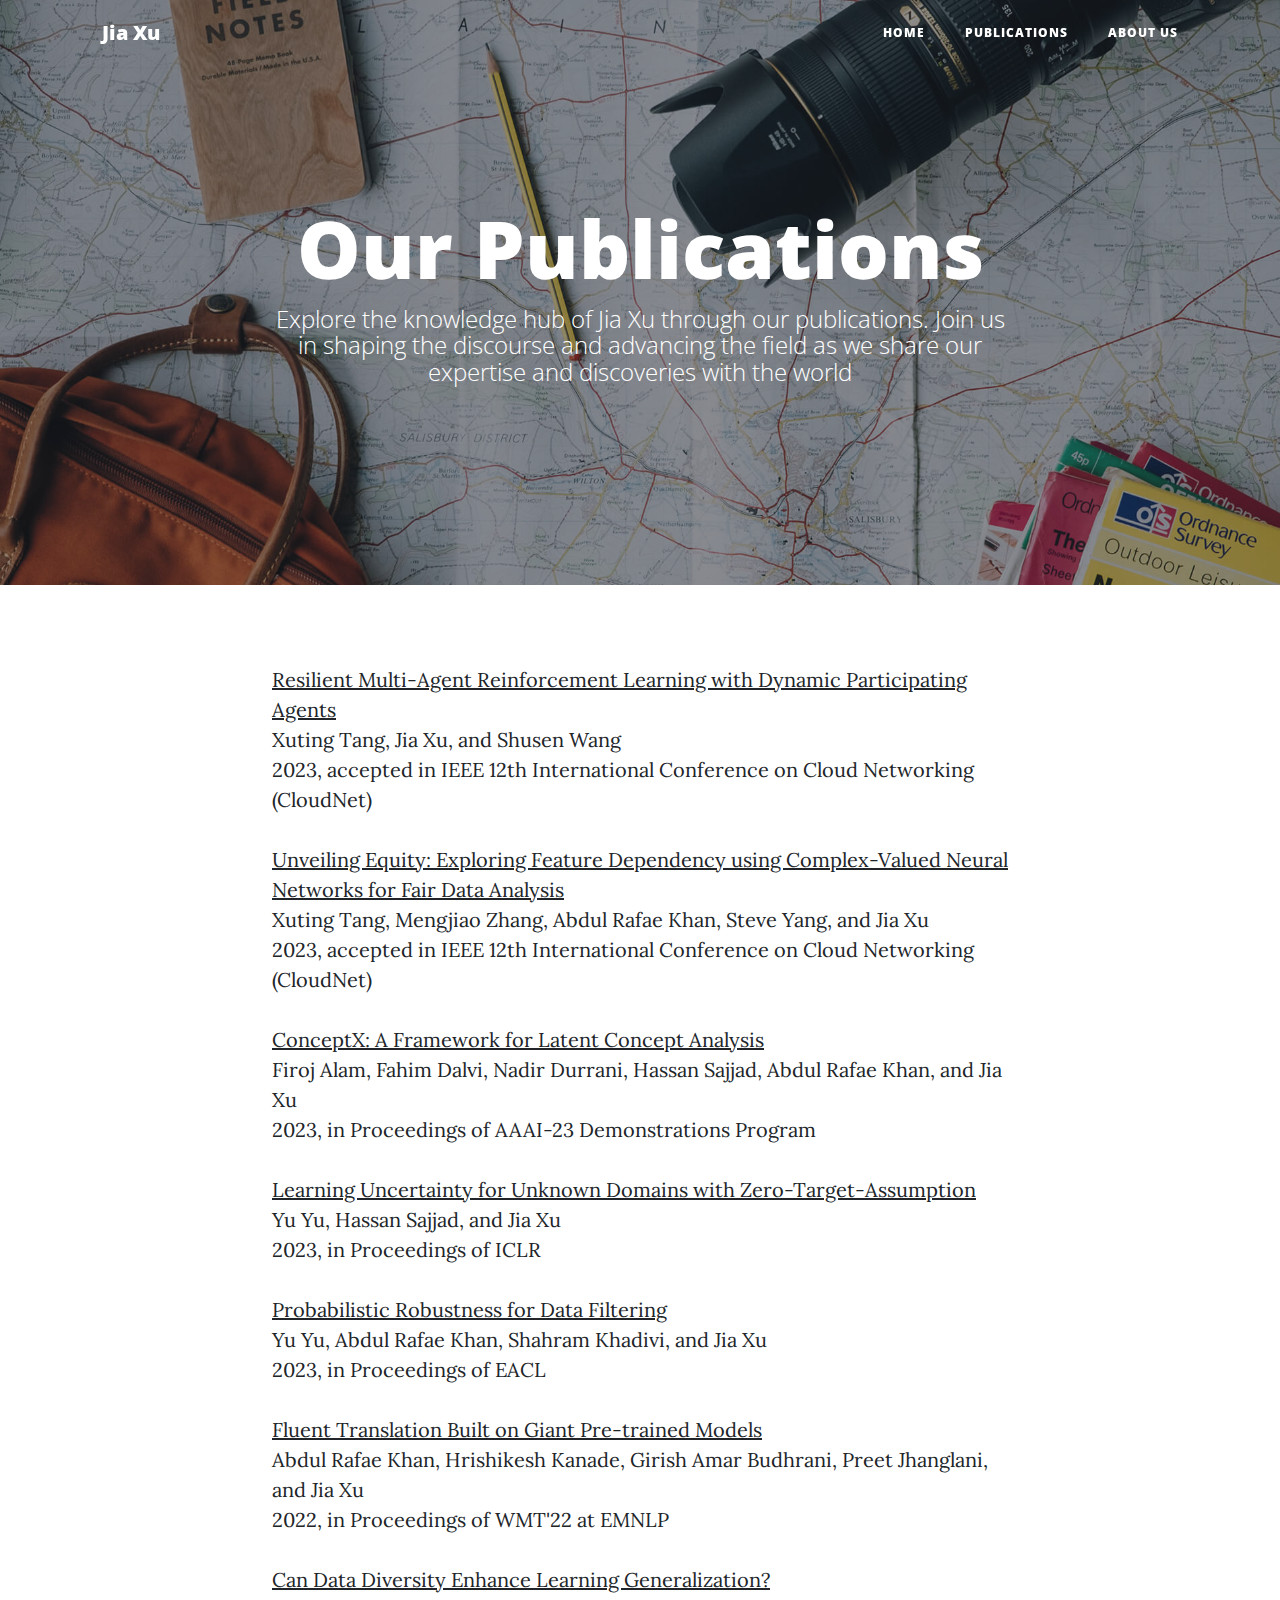
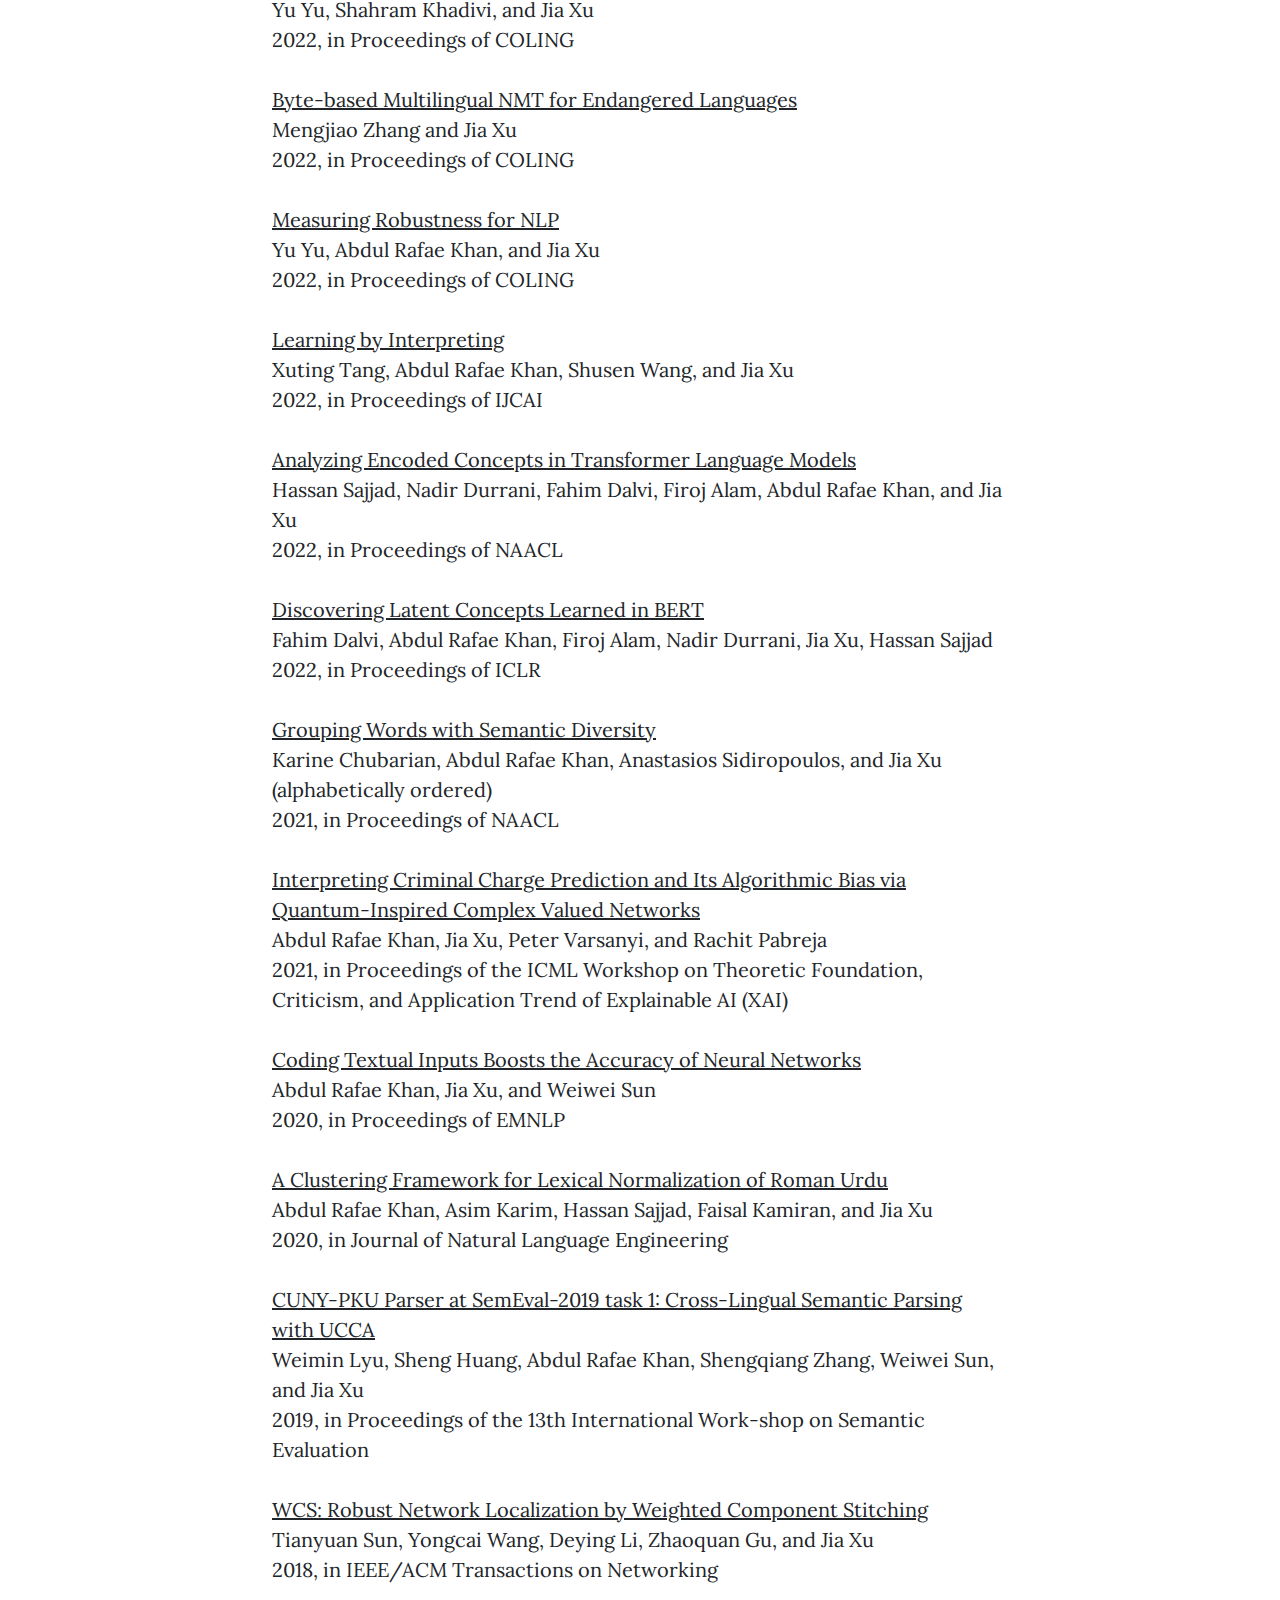
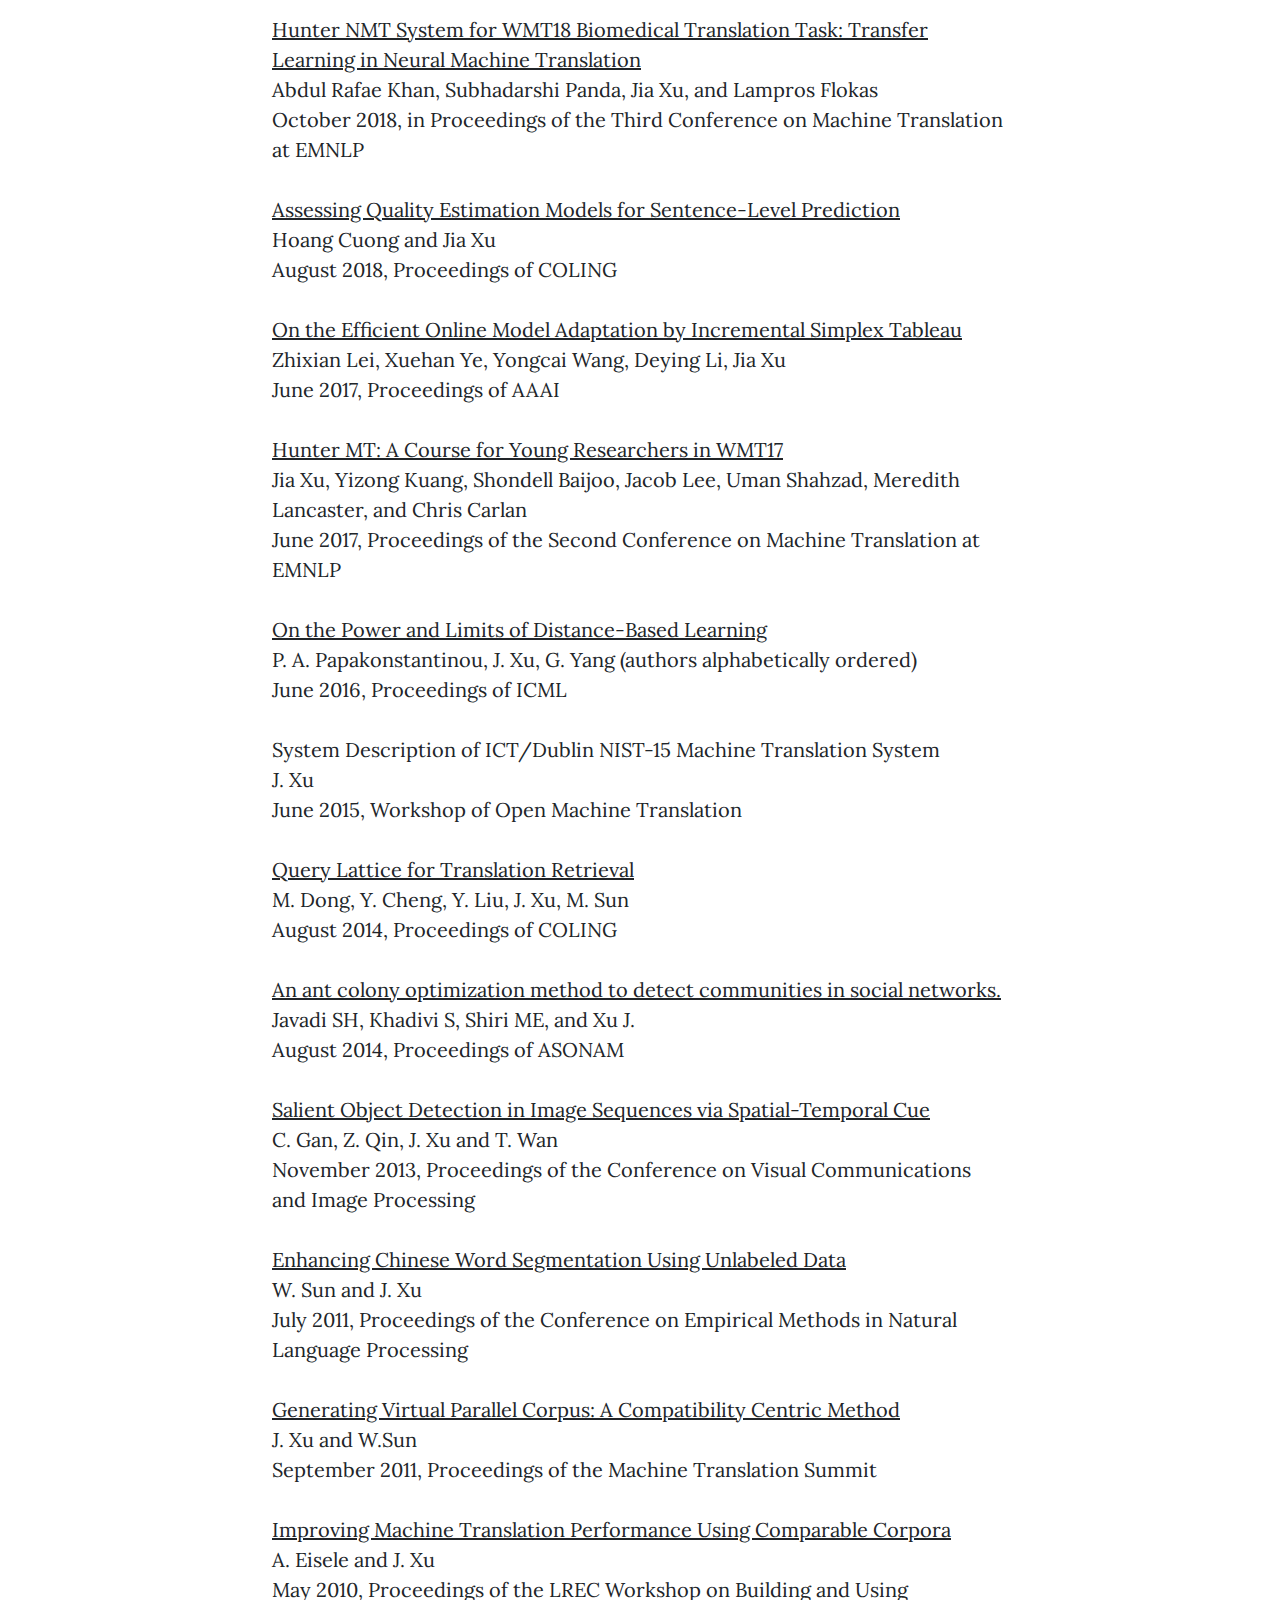
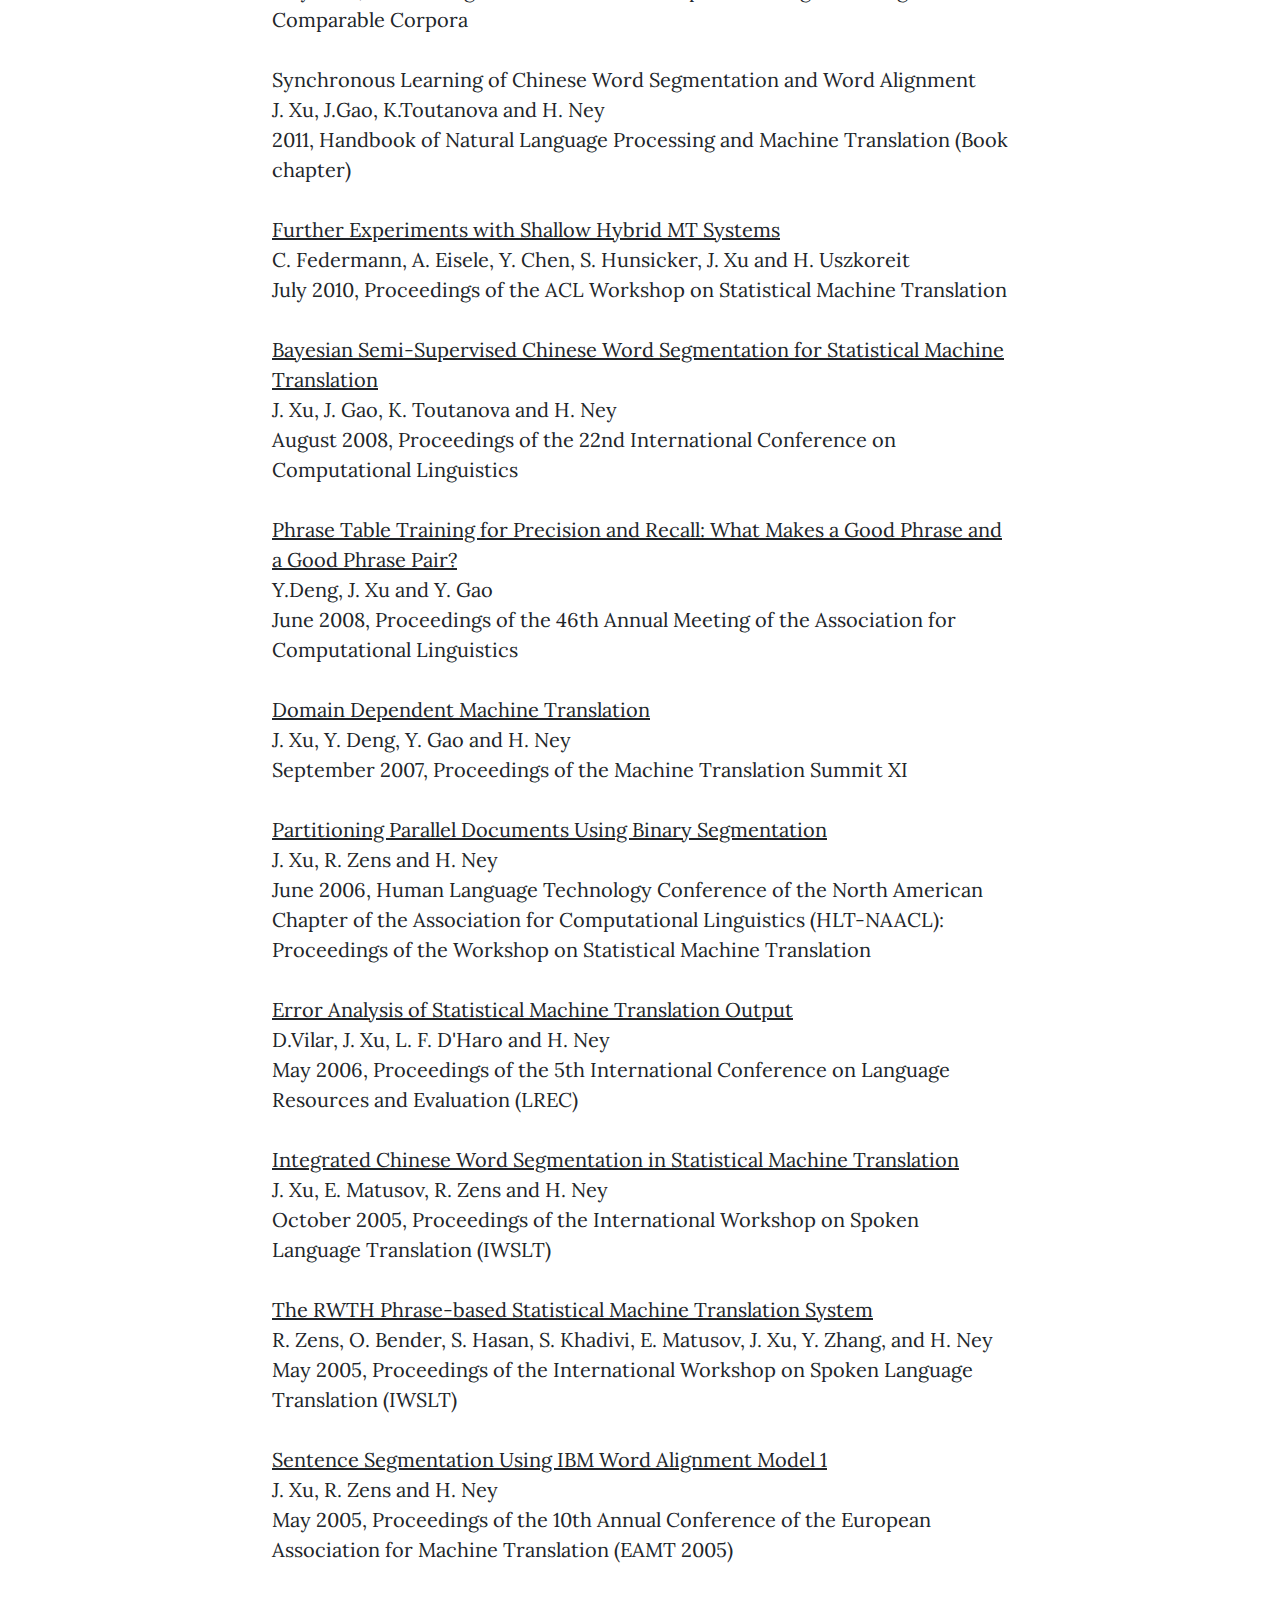
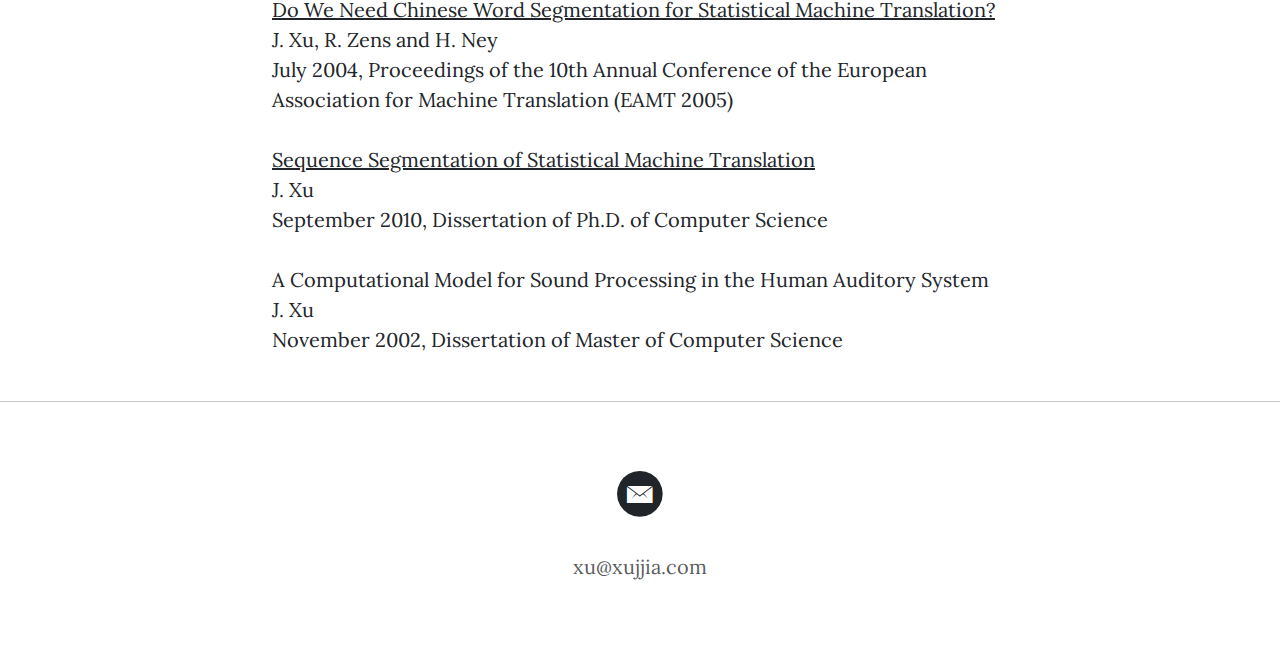
<file: publications.html>
<!DOCTYPE html>
<html data-bs-theme="light" lang="en">

<head>
    <meta charset="utf-8">
    <meta name="viewport" content="width=device-width, initial-scale=1.0, shrink-to-fit=no">
    <title>About us - Brand</title>
    <link rel="stylesheet" href="assets/bootstrap/css/bootstrap.min.css">
    <link rel="stylesheet" href="https://fonts.googleapis.com/css?family=Open+Sans:300italic,400italic,600italic,700italic,800italic,400,300,600,700,800&amp;display=swap">
    <link rel="stylesheet" href="https://fonts.googleapis.com/css?family=Lora:400,700,400italic,700italic&amp;display=swap">
    <link rel="stylesheet" href="assets/fonts/font-awesome.min.css">
    <link rel="stylesheet" href="assets/fonts/ionicons.min.css">
    <link rel="stylesheet" href="assets/css/Articles-Cards-images.css">
    <link rel="stylesheet" href="assets/css/Button-Outlines---Pretty.css">
    <link rel="stylesheet" href="assets/css/Fully-responsive-table.css">
    <link rel="stylesheet" href="assets/css/hyperlink.css">
</head>

<body>
    <nav class="navbar navbar-expand-lg fixed-top navbar-light" id="mainNav">
        <div class="container"><a class="navbar-brand" href="index.html">Jia Xu</a><button data-bs-toggle="collapse" data-bs-target="#navbarResponsive" class="navbar-toggler" aria-controls="navbarResponsive" aria-expanded="false" aria-label="Toggle navigation"><i class="fa fa-bars"></i></button>
            <div class="collapse navbar-collapse" id="navbarResponsive">
                <ul class="navbar-nav ms-auto">
                    <li class="nav-item"><a class="nav-link" href="index.html">Home</a></li>
                    <li class="nav-item"><a class="nav-link" href="publications.html">publications</a></li>
                    <li class="nav-item"><a class="nav-link" href="aboutus.html">about us</a></li>
                </ul>
            </div>
        </div>
    </nav>
    <header class="masthead" style="background-image:url('assets/img/about-bg.jpg');">
        <div class="overlay"></div>
        <div class="container">
            <div class="row">
                <div class="col-md-10 col-lg-8 mx-auto position-relative">
                    <div class="site-heading">
                        <h1>Our Publications</h1><span class="subheading">Explore the knowledge hub of Jia Xu through our publications. Join us in shaping the discourse and advancing the field as we share our expertise and discoveries with the world</span>
                    </div>
                </div>
            </div>
        </div>
    </header>
    <div class="container">
        <div class="row">
            <div class="col-md-10 col-lg-8 mx-auto">
                <p><a href="http://jiaxu.org/">Resilient Multi-Agent Reinforcement Learning with Dynamic Participating Agents</a><br>Xuting Tang, Jia Xu, and Shusen Wang<br>2023, accepted in IEEE 12th International Conference on Cloud Networking (CloudNet)<br><br><a href="http://jiaxu.org/">Unveiling Equity: Exploring Feature Dependency using Complex-Valued Neural Networks for Fair Data Analysis</a><br>Xuting Tang, Mengjiao Zhang, Abdul Rafae Khan, Steve Yang, and Jia Xu<br>2023, accepted in IEEE 12th International Conference on Cloud Networking (CloudNet)<br><br><a href="http://jiaxu.org/">ConceptX: A Framework for Latent Concept Analysis</a><br>Firoj Alam, Fahim Dalvi, Nadir Durrani, Hassan Sajjad, Abdul Rafae Khan, and Jia Xu<br>2023, in Proceedings of AAAI-23 Demonstrations Program<br><br><a href="http://jiaxu.org/">Learning Uncertainty for Unknown Domains with Zero-Target-Assumption</a><br>Yu Yu, Hassan Sajjad, and Jia Xu<br>2023, in Proceedings of ICLR<br><br><a href="http://jiaxu.org/">Probabilistic Robustness for Data Filtering</a><br>Yu Yu, Abdul Rafae Khan, Shahram Khadivi, and Jia Xu<br>2023, in Proceedings of EACL<br><br><a href="https://arxiv.org/abs/2210.11670">Fluent Translation Built on Giant Pre-trained Models</a><br>Abdul Rafae Khan, Hrishikesh Kanade, Girish Amar Budhrani, Preet Jhanglani, and Jia Xu<br>2022, in Proceedings of WMT'22 at EMNLP<br><br><a href="https://aclanthology.org/2022.coling-1.437/">Can Data Diversity Enhance Learning Generalization?</a><br>Yu Yu, Shahram Khadivi, and Jia Xu<br>2022, in Proceedings of COLING<br><br><a href="https://aclanthology.org/2022.coling-1.388/">Byte-based Multilingual NMT for Endangered Languages</a><br>Mengjiao Zhang and Jia Xu<br>2022, in Proceedings of COLING<br><br><a href="https://aclanthology.org/2022.coling-1.343/">Measuring Robustness for NLP</a><br>Yu Yu, Abdul Rafae Khan, and Jia Xu<br>2022, in Proceedings of COLING<br><br><a href="https://www.ijcai.org/proceedings/2022/0609.pdf">Learning by Interpreting</a><br>Xuting Tang, Abdul Rafae Khan, Shusen Wang, and Jia Xu<br>2022, in Proceedings of IJCAI<br><br><a href="Analyzing Encoded Concepts in Transformer Language Models">Analyzing Encoded Concepts in Transformer Language Models</a><br>Hassan Sajjad, Nadir Durrani, Fahim Dalvi, Firoj Alam, Abdul Rafae Khan, and Jia Xu<br>2022, in Proceedings of NAACL<br><br><a href="https://arxiv.org/abs/2205.07237">Discovering Latent Concepts Learned in BERT</a><br>Fahim Dalvi, Abdul Rafae Khan, Firoj Alam, Nadir Durrani, Jia Xu, Hassan Sajjad<br>2022, in Proceedings of ICLR<br><br><a href="http://jiaxu.org/pdf/DiverseGrouping.pdf">Grouping Words with Semantic Diversity</a><br>Karine Chubarian, Abdul Rafae Khan, Anastasios Sidiropoulos, and Jia Xu (alphabetically ordered)<br>2021, in Proceedings of NAACL<br><br><a href="https://arxiv.org/abs/2106.13456">Interpreting Criminal Charge Prediction and Its Algorithmic Bias via Quantum-Inspired Complex Valued Networks</a><br>Abdul Rafae Khan, Jia Xu, Peter Varsanyi, and Rachit Pabreja<br>2021, in Proceedings of the ICML Workshop on Theoretic Foundation, Criticism, and Application Trend of Explainable AI (XAI)<br><br><a href="https://www.aclweb.org/anthology/2020.emnlp-main.104.pdf">Coding Textual Inputs Boosts the Accuracy of Neural Networks</a><br>Abdul Rafae Khan, Jia Xu, and Weiwei Sun<br>2020, in Proceedings of EMNLP<br><br><a href="https://arxiv.org/abs/2004.00088">A Clustering Framework for Lexical Normalization of Roman Urdu</a><br>Abdul Rafae Khan, Asim Karim, Hassan Sajjad, Faisal Kamiran, and Jia Xu<br>2020, in Journal of Natural Language Engineering<br><br><a href="https://www.aclweb.org/anthology/S19-2012/">CUNY-PKU Parser at SemEval-2019 task 1: Cross-Lingual Semantic Parsing with UCCA</a><br>Weimin Lyu, Sheng Huang, Abdul Rafae Khan, Shengqiang Zhang, Weiwei Sun, and Jia Xu<br>2019, in Proceedings of the 13th International Work-shop on Semantic Evaluation<br><br><a href="https://ieeexplore.ieee.org/document/8464088">WCS: Robust Network Localization by Weighted Component Stitching</a><br>Tianyuan Sun, Yongcai Wang, Deying Li, Zhaoquan Gu, and Jia Xu<br>2018, in IEEE/ACM Transactions on Networking<br><br><a href="https://www.aclweb.org/anthology/W18-6447/">Hunter NMT System for WMT18 Biomedical Translation Task: Transfer Learning in Neural Machine Translation</a><br>Abdul Rafae Khan, Subhadarshi Panda, Jia Xu, and Lampros Flokas<br>October 2018, in Proceedings of the Third Conference on Machine Translation at EMNLP<br><br><a href="http://aclweb.org/anthology/C18-1129">Assessing Quality Estimation Models for Sentence-Level Prediction</a><br>Hoang Cuong and Jia Xu<br>August 2018, Proceedings of COLING<br><br><a href="https://ojs.aaai.org/index.php/AAAI/article/view/10803">On the Efficient Online Model Adaptation by Incremental Simplex Tableau</a><br>Zhixian Lei, Xuehan Ye, Yongcai Wang, Deying Li, Jia Xu<br>June 2017, Proceedings of AAAI<br><br><a href="https://aaai.org/ocs/index.php/AAAI/AAAI17/paper/view/14343">Hunter MT: A Course for Young Researchers in WMT17</a><br>Jia Xu, Yizong Kuang, Shondell Baijoo, Jacob Lee, Uman Shahzad, Meredith Lancaster, and Chris Carlan<br>June 2017, Proceedings of the Second Conference on Machine Translation at EMNLP<br><br><a href="http://jiaxu.org/distancelearning.pdf">On the Power and Limits of Distance-Based Learning</a><br>P. A. Papakonstantinou, J. Xu, G. Yang (authors alphabetically ordered)<br>June 2016, Proceedings of ICML<br><br>System Description of ICT/Dublin NIST-15 Machine Translation System<br>J. Xu<br>June 2015, Workshop of Open Machine Translation<br><br><a href="http://www.coling-2014.org/accepted-papers/336.php">Query Lattice for Translation Retrieval</a><br>M. Dong, Y. Cheng, Y. Liu, J. Xu, M. Sun<br>August 2014, Proceedings of COLING<br><br><a href="http://www.coling-2014.org/accepted-papers/336.php">An ant colony optimization method to detect communities in social networks.</a><br>Javadi SH, Khadivi S, Shiri ME, and Xu J.<br>August 2014, Proceedings of ASONAM<br><br><a href="http://www.iiis.tsinghua.edu.cn/~cmi/pdf/vcip2013template_taoedit_xu.pdf">Salient Object Detection in Image Sequences via Spatial-Temporal Cue</a><br>C. Gan, Z. Qin, J. Xu and T. Wan<br>November 2013, Proceedings of the Conference on Visual Communications and Image Processing<br><br><a href="http://delivery.acm.org/10.1145/2150000/2145538/p970-sun.pdf?ip=101.6.99.92&amp;id=2145538&amp;acc=OPEN&amp;key=F9B7F4BB951339C12170E67C436BC28240813F8A085BE717A0D03CF8D5A48172&amp;CFID=372728460&amp;CFTOKEN=30569107&amp;__acm__=1382512353_d839cacfbdecff5de5c6384de4c5f5ae">Enhancing Chinese Word Segmentation Using Unlabeled Data</a><br>W. Sun and J. Xu<br>July 2011, Proceedings of the Conference on Empirical Methods in Natural Language Processing<br><br><a href="http://www.mt-archive.info/MTS-2011-Xu.pdf">Generating Virtual Parallel Corpus: A Compatibility Centric Method</a><br>J. Xu and W.Sun<br>September 2011, Proceedings of the Machine Translation Summit<br><br><a href="http://www.accurat-project.eu/uploads/publications/3rd_BUCC_Eisele-Xu_2010.pdf">Improving Machine Translation Performance Using Comparable Corpora</a><br>A. Eisele and J. Xu<br>May 2010, Proceedings of the LREC Workshop on Building and Using Comparable Corpora<br><br>Synchronous Learning of Chinese Word Segmentation and Word Alignment<br>J. Xu, J.Gao, K.Toutanova and H. Ney<br>2011, Handbook of Natural Language Processing and Machine Translation (Book chapter)<br><br><a href="http://delivery.acm.org/10.1145/1870000/1868858/p77-federmann.pdf?ip=101.6.99.92&amp;id=1868858&amp;acc=OPEN&amp;key=F9B7F4BB951339C12170E67C436BC28240813F8A085BE717A0D03CF8D5A48172&amp;CFID=372728460&amp;CFTOKEN=30569107&amp;__acm__=1382513328_6a413362917b442cb9af038024b5a3b8">Further Experiments with Shallow Hybrid MT Systems</a><br>C. Federmann, A. Eisele, Y. Chen, S. Hunsicker, J. Xu and H. Uszkoreit<br>July 2010, Proceedings of the ACL Workshop on Statistical Machine Translation<br><br><a href="http://www-i6.informatik.rwth-aachen.de/~xujia/publications/semisupervisedCWS.pdf">Bayesian Semi-Supervised Chinese Word Segmentation for Statistical Machine Translation</a><br>J. Xu, J. Gao, K. Toutanova and H. Ney<br>August 2008, Proceedings of the 22nd International Conference on Computational Linguistics<br><br><a href="http://speech.ee.ntu.edu.tw/~aaron/acl/www.aclweb.org/anthology-new/P/P08/P08-1010.pdf">Phrase Table Training for Precision and Recall: What Makes a Good Phrase and a Good Phrase Pair?</a><br>Y.Deng, J. Xu and Y. Gao<br>June 2008, Proceedings of the 46th Annual Meeting of the Association for Computational Linguistics<br><br><a href="http://mt-archive.info/MTS-2007-Xu.pdf">Domain Dependent Machine Translation</a><br>J. Xu, Y. Deng, Y. Gao and H. Ney<br>September 2007, Proceedings of the Machine Translation Summit XI<br><br><a href="http://delivery.acm.org/10.1145/1660000/1654662/p78-xu.pdf?ip=101.6.99.92&amp;id=1654662&amp;acc=OPEN&amp;key=F9B7F4BB951339C12170E67C436BC28240813F8A085BE717A0D03CF8D5A48172&amp;CFID=372728460&amp;CFTOKEN=30569107&amp;__acm__=1382514101_6c3c94b2f4faea61705a144f05262b20">Partitioning Parallel Documents Using Binary Segmentation</a><br>J. Xu, R. Zens and H. Ney<br>June 2006, Human Language Technology Conference of the North American Chapter of the Association for Computational Linguistics (HLT-NAACL): Proceedings of the Workshop on Statistical Machine Translation<br><br><a href="http://hnk.ffzg.hr/bibl/lrec2006/pdf/413_pdf.pdf">Error Analysis of Statistical Machine Translation Output</a><br>D.Vilar, J. Xu, L. F. D'Haro and H. Ney<br>May 2006, Proceedings of the 5th International Conference on Language Resources and Evaluation (LREC)<br><br><a href="http://20.210-193-52.unknown.qala.com.sg/archive/iwslt_05/papers/slt5_131.pdf">Integrated Chinese Word Segmentation in Statistical Machine Translation</a><br>J. Xu, E. Matusov, R. Zens and H. Ney<br>October 2005, Proceedings of the International Workshop on Spoken Language Translation (IWSLT)<br><br><a href="http://20.210-193-52.unknown.qala.com.sg/archive/iwslt_05/papers/slt5_145.pdf">The RWTH Phrase-based Statistical Machine Translation System</a><br>R. Zens, O. Bender, S. Hasan, S. Khadivi, E. Matusov, J. Xu, Y. Zhang, and H. Ney<br>May 2005, Proceedings of the International Workshop on Spoken Language Translation (IWSLT)<br><br><a href="http://www-i6.informatik.rwth-aachen.de/~zens/publications/Xu+Zens+Ney_SentenceSegmentationUsingIBMWordAlignmentModel1_EAMT_2005.pdf">Sentence Segmentation Using IBM Word Alignment Model 1</a><br>J. Xu, R. Zens and H. Ney<br>May 2005, Proceedings of the 10th Annual Conference of the European Association for Machine Translation (EAMT 2005)<br><br><a href="http://acl.ldc.upenn.edu/W/W04/W04-1118.pdf">Do We Need Chinese Word Segmentation for Statistical Machine Translation?</a><br>J. Xu, R. Zens and H. Ney<br>July 2004, Proceedings of the 10th Annual Conference of the European Association for Machine Translation (EAMT 2005)<br><br><a href="http://www.google.com.hk/url?sa=t&amp;rct=j&amp;q=Sequence%20Segmentation%20of%20Statistical%20Machine%20Translation.&amp;source=web&amp;cd=2&amp;ved=0CDkQFjAB&amp;url=%68%74%74%70%3a%2f%2f%77%77%77%2d%69%36%2e%69%6e%66%6f%72%6d%61%74%69%6b%2e%72%77%74%68%2d%61%61%63%68%65%6e%2e%64%65%2f%70%75%62%6c%69%63%61%74%69%6f%6e%73%2f%64%6f%77%6e%6c%6f%61%64%2f%37%35%31%2f%58%75%2d%2d%32%30%31%30%2e%70%64%66&amp;ei=eINnUrGlHemViQeikoGACA&amp;usg=AFQjCNGwOquxPvQqUKf9bqATFKc2MCUkyw&amp;bvm=bv.55123115,d.aGc&amp;cad=rjt">Sequence Segmentation of Statistical Machine Translation</a><br>J. Xu<br>September 2010, Dissertation of Ph.D. of Computer Science<br><br>A Computational Model for Sound Processing in the Human Auditory System<br>J. Xu<br>November 2002, Dissertation of Master of Computer Science</p>
            </div>
        </div>
    </div>
    <hr>
    <footer>
        <div class="container">
            <div class="row">
                <div class="col-md-10 col-lg-8 mx-auto">
                    <ul class="list-inline text-center">
                        <li class="list-inline-item"></li>
                        <li class="list-inline-item"><span class="fa-stack fa-lg"><i class="fa fa-circle fa-stack-2x"></i><i class="icon ion-ios-email fa-stack-1x fa-inverse" style="cursor: pointer;font-size: 34px;" onclick="window.open(&#39;mailto:xu@xujjia.com&#39;, &#39;_newtab&#39;);"></i></span></li>
                        <li class="list-inline-item"></li>
                    </ul>
                    <p class="text-muted copyright" style="cursor:pointer; font-size: 20px;" onclick="window.open(&#39;mailto:xu@xujjia.com&#39;, &#39;_newtab&#39;);">xu@xujjia.com</p>
                </div>
            </div>
        </div>
    </footer>
    <script src="assets/bootstrap/js/bootstrap.min.js"></script>
    <script src="assets/js/clean-blog.js"></script>
</body>

</html>
</file>
<file: assets/css/Articles-Cards-images.css>
.fit-cover {
  object-fit: cover;
}

.link-text {
  color: blue;
  text-decoration: underline;
}

.center {
  text-align: center;
}
</file>
<file: assets/css/Button-Outlines---Pretty.css>
.border-pretty {
  border: 1px solid #ce9c95;
}
</file>
<file: assets/css/Fully-responsive-table.css>
table {
  border: 1px solid #ccc;
  border-collapse: collapse;
  margin: 0;
  padding: 0;
  width: 100%;
  table-layout: fixed;
}

table tr {
  background-color: #f8f8f8;
  border: 1px solid #ddd;
  padding: .35em;
}

table th, table td {
  padding: .625em;
  text-align: center;
}

table th {
  font-size: .85em;
  letter-spacing: .1em;
  text-transform: uppercase;
}

@media screen and (max-width: 600px) {
  table {
    border: 0;
  }
}

@media screen and (max-width: 600px) {
  table thead {
    border: none;
    clip: rect(0 0 0 0);
    height: 1px;
    margin: -1px;
    overflow: hidden;
    padding: 0;
    position: absolute;
    width: 1px;
  }
}

@media screen and (max-width: 600px) {
  table tr {
    border-bottom: 3px solid #ddd;
    display: block;
    margin-bottom: .625em;
  }
}

@media screen and (max-width: 600px) {
  table td {
    border-bottom: 1px solid #ddd;
    display: block;
    font-size: .8em;
    text-align: right;
  }
}

@media screen and (max-width: 600px) {
  table td::before {
    content: attr(data-label);
    float: left;
    font-weight: bold;
    text-transform: uppercase;
  }
}

@media screen and (max-width: 600px) {
  table td:last-child {
    border-bottom: 0;
  }
}

*, *:after, *:before {
  -webkit-box-sizing: border-box;
  box-sizing: border-box;
}
</file>
<file: assets/css/hyperlink.css>
.link-text {
  color: blue;
  text-decoration: underline;
}
</file>
